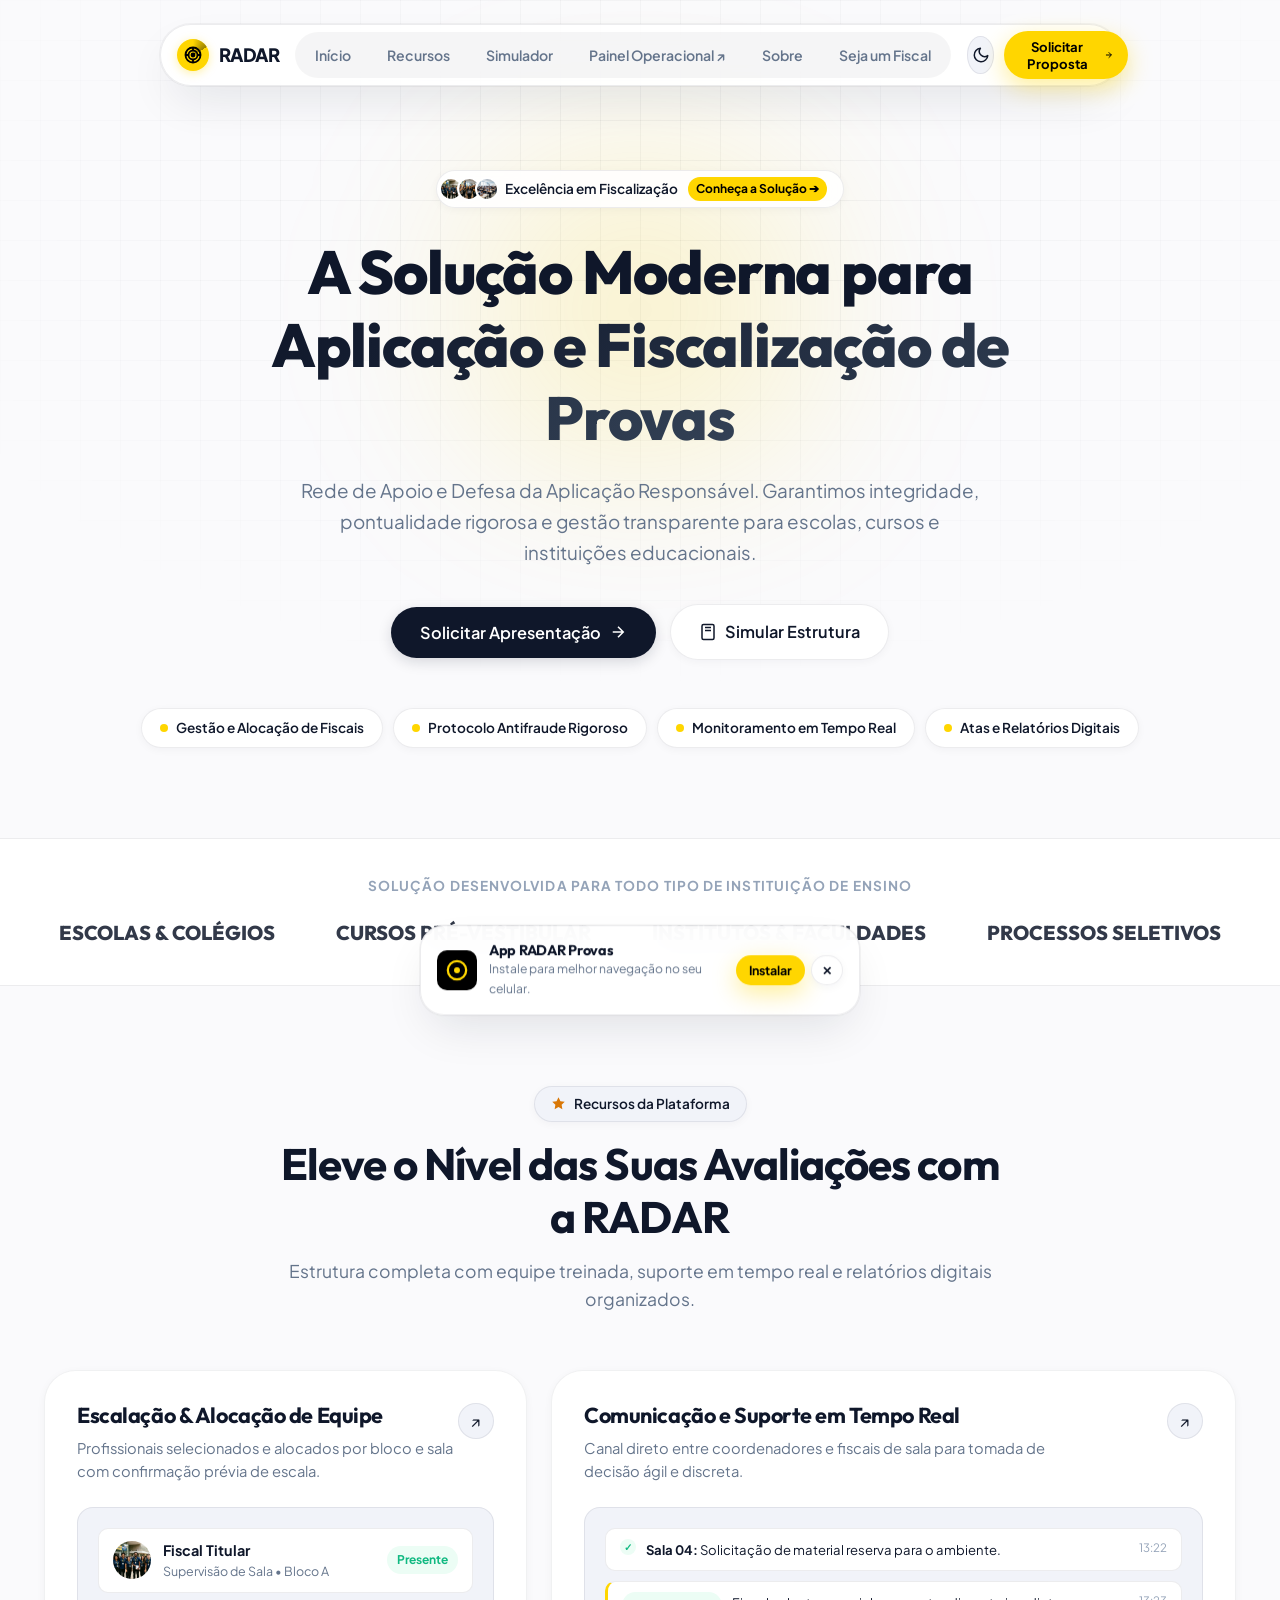
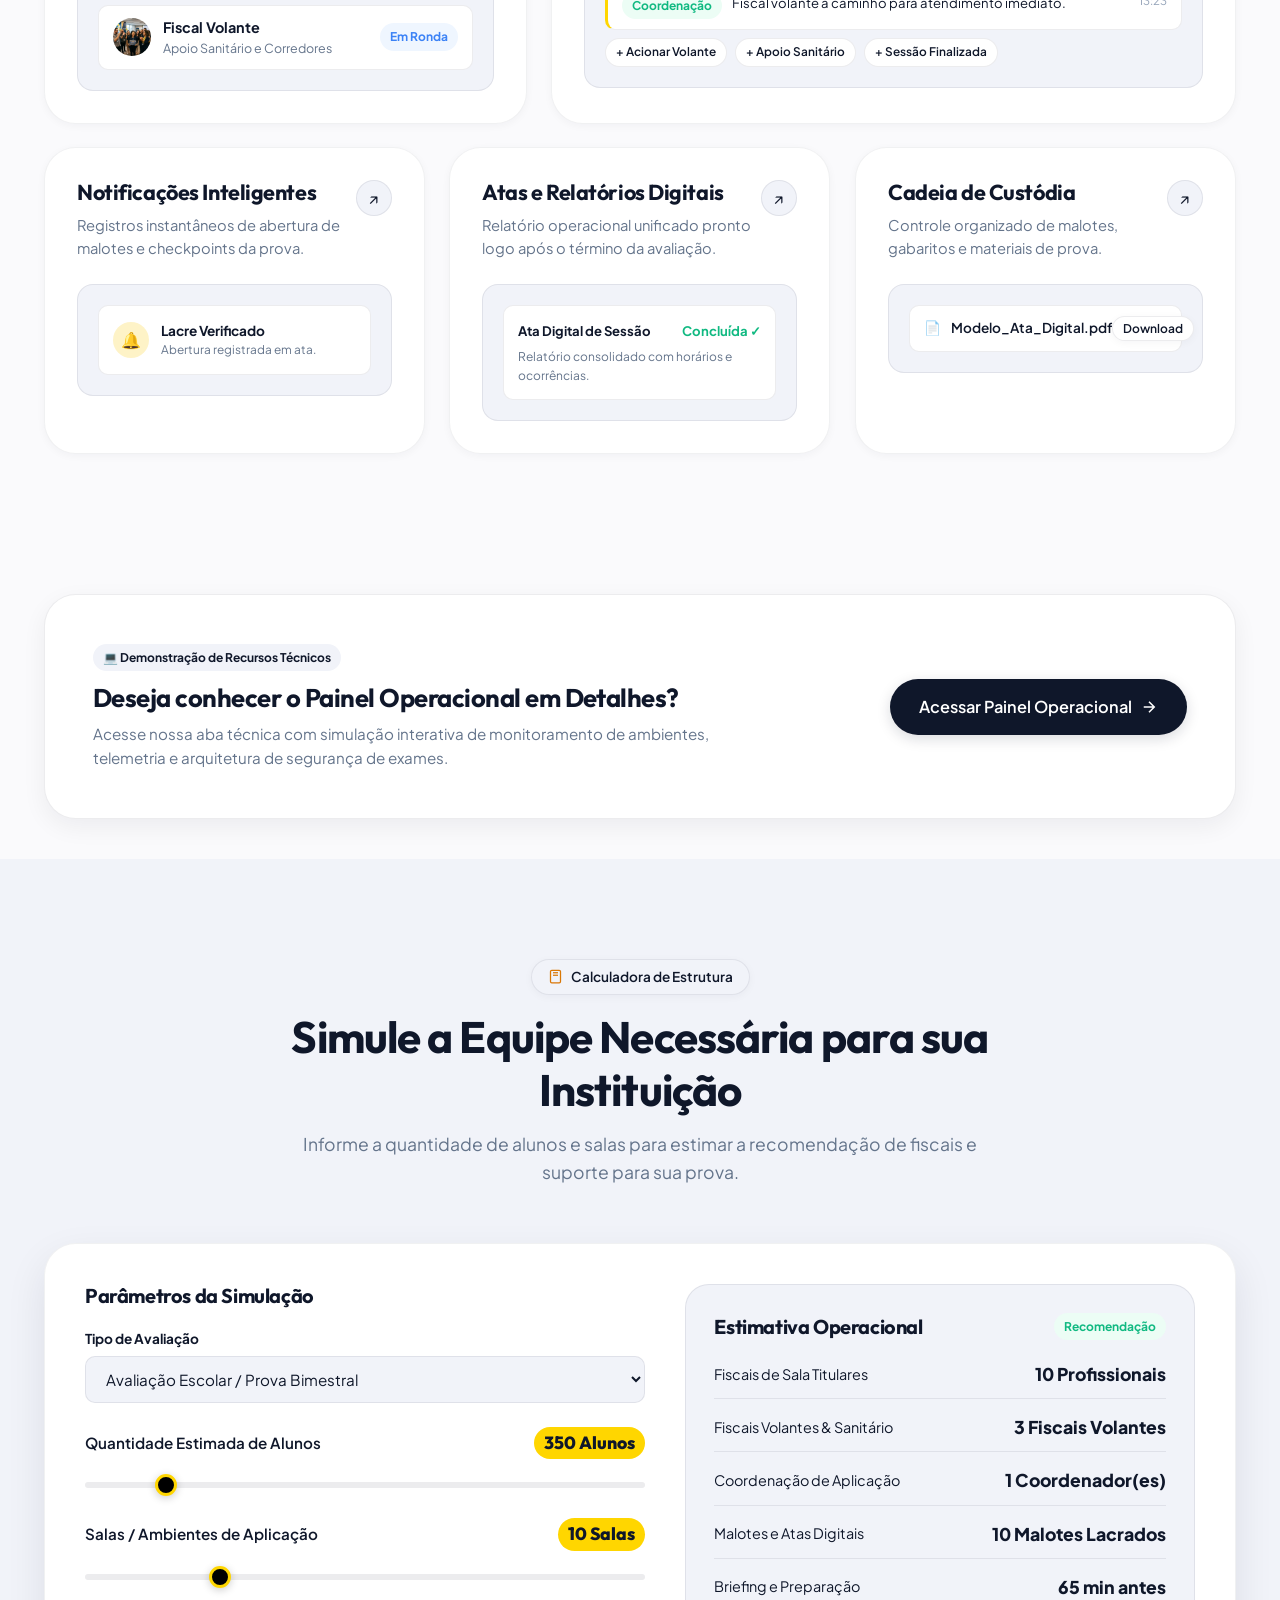
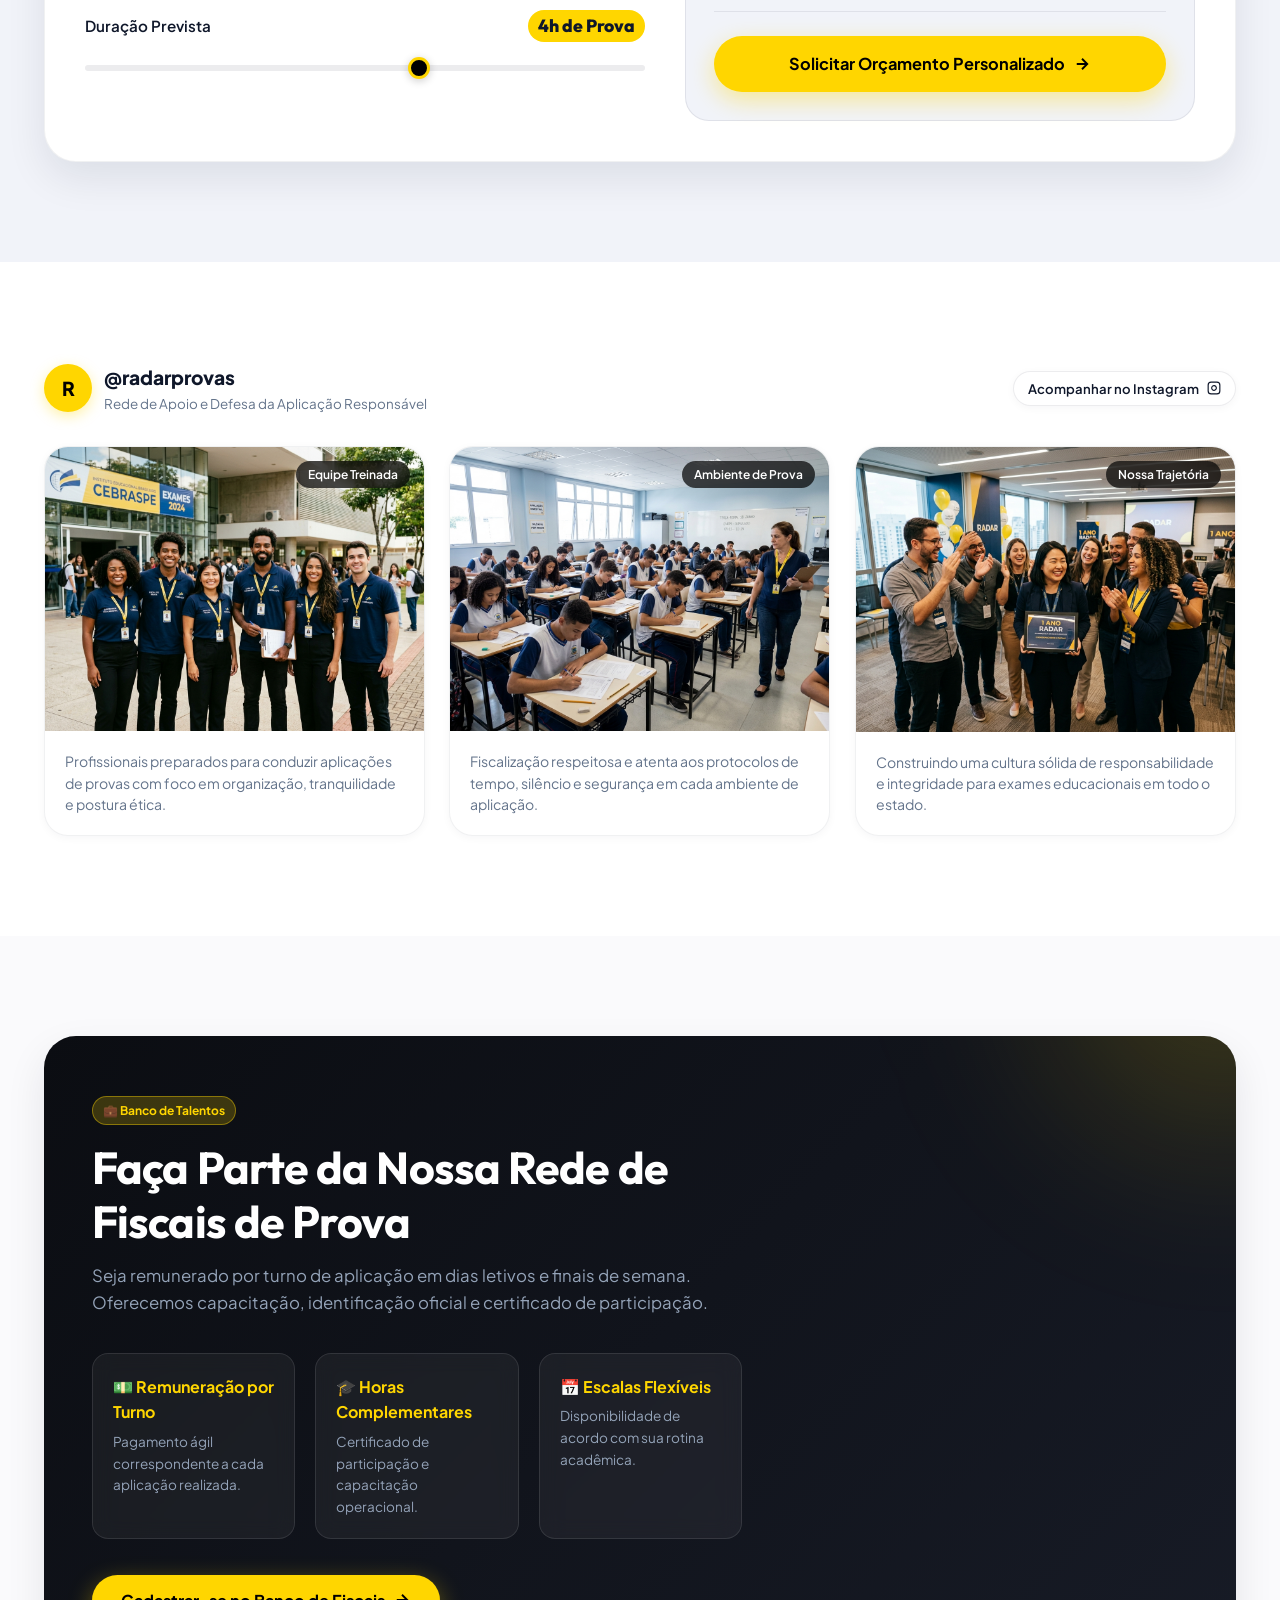
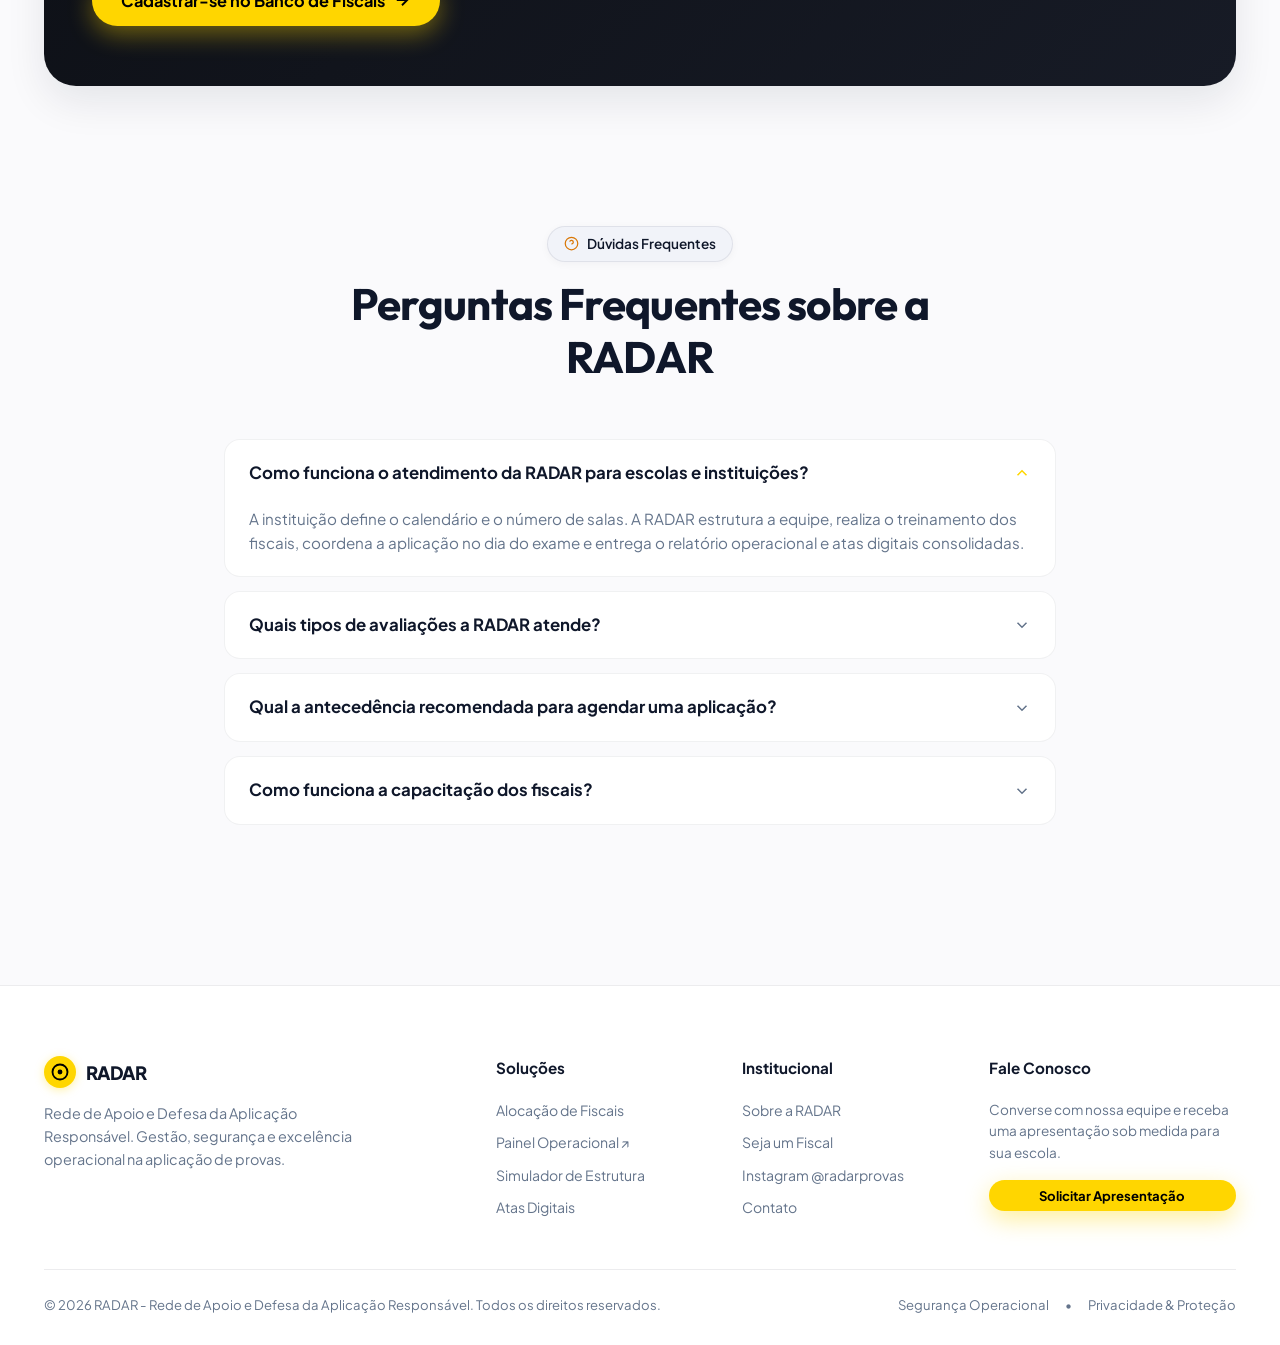
<file: index.html>
<!DOCTYPE html>
<html lang="pt-BR">
<head>
  <meta charset="UTF-8">
  <meta name="viewport" content="width=device-width, initial-scale=1.0, maximum-scale=5.0, user-scalable=yes">
  <title>RADAR - Rede de Apoio e Defesa da Aplicação Responsável | Gestão e Fiscalização de Provas</title>
  <meta name="description" content="Plataforma e serviços especializados em aplicação, fiscalização e segurança de exames para escolas, vestibulares e concursos.">

  <!-- PWA & Mobile Web App Meta Tags -->
  <link rel="manifest" href="manifest.json">
  <meta name="theme-color" content="#FFD600">
  <meta name="mobile-web-app-capable" content="yes">
  <meta name="apple-mobile-web-app-capable" content="yes">
  <meta name="apple-mobile-web-app-status-bar-style" content="black-translucent">
  <meta name="apple-mobile-web-app-title" content="RADAR Provas">
  <link rel="apple-touch-icon" href="assets/icons/icon-192.png">
  <link rel="icon" type="image/png" sizes="192x192" href="assets/icons/icon-192.png">
  <link rel="icon" type="image/png" sizes="512x512" href="assets/icons/icon-512.png">

  <!-- Google Fonts -->
  <link rel="preconnect" href="https://fonts.googleapis.com">
  <link rel="preconnect" href="https://fonts.gstatic.com" crossorigin>
  <link href="https://fonts.googleapis.com/css2?family=Outfit:wght@500;600;700;800;900&family=Plus+Jakarta+Sans:wght@400;500;600;700;800&display=swap" rel="stylesheet">

  <!-- CSS Stylesheets -->
  <link rel="stylesheet" href="css/main.css">
  <link rel="stylesheet" href="css/components.css">
  <link rel="stylesheet" href="css/animations.css">
  <link rel="stylesheet" href="css/responsive.css">
</head>
<body>

  <!-- Ambient Glow & Fine Background Grid -->
  <div class="bg-mesh-pattern"></div>
  <div class="hero-ambient-glow"></div>
  <div class="hero-radar-ring ring-1"></div>
  <div class="hero-radar-ring ring-2"></div>
  <div class="hero-radar-ring ring-3"></div>

  <!-- ----------------------------------------------------------------------- -->
  <!-- 1. FLOATING NAVBAR (Pill Navbar - Template Style)                       -->
  <!-- ----------------------------------------------------------------------- -->
  <div class="navbar-wrapper">
    <nav class="floating-navbar" aria-label="Navegação Principal">
      <a href="#inicio" class="nav-brand" title="RADAR Provas">
        <div class="brand-icon-wrapper">
          <div class="brand-radar-sweep"></div>
          <svg viewBox="0 0 24 24" fill="none" stroke="currentColor" stroke-width="2.5">
            <circle cx="12" cy="12" r="10"></circle>
            <circle cx="12" cy="12" r="6"></circle>
            <circle cx="12" cy="12" r="2" fill="currentColor"></circle>
            <line x1="12" y1="2" x2="12" y2="6"></line>
            <line x1="12" y1="18" x2="12" y2="22"></line>
            <line x1="2" y1="12" x2="6" y2="12"></line>
            <line x1="18" y1="12" x2="22" y2="12"></line>
          </svg>
        </div>
        <span>RADAR</span>
      </a>

      <div class="nav-links">
        <a href="#inicio" class="nav-item active">Início</a>
        <a href="#recursos" class="nav-item">Recursos</a>
        <a href="#simulador" class="nav-item">Simulador</a>
        <a href="operacoes.html" class="nav-item">Painel Operacional ↗</a>
        <a href="#galeria" class="nav-item">Sobre</a>
        <a href="#vagas" class="nav-item">Seja um Fiscal</a>
      </div>

      <div class="nav-actions">
        <button id="themeToggleBtn" class="btn-theme-toggle" aria-label="Alternar Modo Escuro/Claro">
          <svg width="18" height="18" viewBox="0 0 24 24" fill="none" stroke="currentColor" stroke-width="2" stroke-linecap="round" stroke-linejoin="round">
            <path d="M21 12.79A9 9 0 1 1 11.21 3 7 7 0 0 0 21 12.79z"></path>
          </svg>
        </button>
        <button class="btn btn-yellow btn-sm btn-open-proposal">
          <span>Solicitar Proposta</span>
          <svg width="14" height="14" viewBox="0 0 24 24" fill="none" stroke="currentColor" stroke-width="2.5">
            <path d="M5 12h14M12 5l7 7-7 7"/>
          </svg>
        </button>
      </div>
    </nav>
  </div>

  <!-- ----------------------------------------------------------------------- -->
  <!-- 2. HERO SECTION LIMPO (SEM BALÕES FLUTUANTES)                           -->
  <!-- ----------------------------------------------------------------------- -->
  <header id="inicio" class="hero-section">
    <div class="container">
      
      <!-- Top Badge Pill -->
      <div class="hero-pill-badge reveal-init">
        <div class="pill-avatars">
          <div class="pill-avatar" style="background-image: url('assets/images/team-proctors.jpg');"></div>
          <div class="pill-avatar" style="background-image: url('assets/images/celebration-1year.jpg');"></div>
          <div class="pill-avatar" style="background-image: url('assets/images/classroom-exam.jpg');"></div>
        </div>
        <span style="font-size: 0.85rem; font-weight: 600; color: var(--text-main);">Excelência em Fiscalização</span>
        <span class="pill-tag">Conheça a Solução ➔</span>
      </div>

      <!-- Main Headline -->
      <h1 class="hero-title reveal-init reveal-stagger-1">
        A Solução Moderna para <span class="highlight">Aplicação e Fiscalização de Provas</span>
      </h1>

      <!-- Subtitle -->
      <p class="hero-subtitle reveal-init reveal-stagger-2">
        Rede de Apoio e Defesa da Aplicação Responsável. Garantimos integridade, pontualidade rigorosa e gestão transparente para escolas, cursos e instituições educacionais.
      </p>

      <!-- CTA Buttons -->
      <div class="hero-cta-group reveal-init reveal-stagger-3">
        <button class="btn btn-primary btn-lg btn-open-proposal">
          <span>Solicitar Apresentação</span>
          <svg width="18" height="18" viewBox="0 0 24 24" fill="none" stroke="currentColor" stroke-width="2">
            <path d="M5 12h14M12 5l7 7-7 7"/>
          </svg>
        </button>
        <a href="#simulador" class="btn btn-outline btn-lg">
          <svg width="18" height="18" viewBox="0 0 24 24" fill="none" stroke="currentColor" stroke-width="2">
            <rect x="4" y="2" width="16" height="20" rx="2"></rect>
            <line x1="8" y1="6" x2="16" y2="6"></line>
            <line x1="8" y1="10" x2="16" y2="10"></line>
          </svg>
          <span>Simular Estrutura</span>
        </a>
      </div>

      <!-- Feature Badges Row -->
      <div class="hero-features-bar reveal-init reveal-stagger-4">
        <div class="feature-pill-item">
          <span class="pill-icon"></span>
          <span>Gestão e Alocação de Fiscais</span>
        </div>
        <div class="feature-pill-item">
          <span class="pill-icon"></span>
          <span>Protocolo Antifraude Rigoroso</span>
        </div>
        <div class="feature-pill-item">
          <span class="pill-icon"></span>
          <span>Monitoramento em Tempo Real</span>
        </div>
        <div class="feature-pill-item">
          <span class="pill-icon"></span>
          <span>Atas e Relatórios Digitais</span>
        </div>
      </div>

    </div>
  </header>

  <!-- ----------------------------------------------------------------------- -->
  <!-- 3. BARRA DE ATENDIMENTO & BENEFÍCIOS                                    -->
  <!-- ----------------------------------------------------------------------- -->
  <section class="section" style="padding: 36px 0; border-top: 1px solid var(--border-subtle); border-bottom: 1px solid var(--border-subtle); background: var(--bg-secondary);">
    <div class="container">
      <p style="text-align: center; font-size: 0.85rem; font-weight: 700; text-transform: uppercase; letter-spacing: 0.08em; color: var(--text-subtle); margin-bottom: 20px;">
        Solução Desenvolvida para Todo Tipo de Instituição de Ensino
      </p>
      <div style="display: flex; align-items: center; justify-content: space-around; flex-wrap: wrap; gap: 32px; opacity: 0.85;">
        <div style="font-family: 'Outfit'; font-weight: 800; font-size: 1.25rem;">ESCOLAS & COLÉGIOS</div>
        <div style="font-family: 'Outfit'; font-weight: 800; font-size: 1.25rem;">CURSOS PRÉ-VESTIBULAR</div>
        <div style="font-family: 'Outfit'; font-weight: 800; font-size: 1.25rem;">INSTITUTOS & FACULDADES</div>
        <div style="font-family: 'Outfit'; font-weight: 800; font-size: 1.25rem;">PROCESSOS SELETIVOS</div>
      </div>
    </div>
  </section>

  <!-- ----------------------------------------------------------------------- -->
  <!-- 4. BENTO GRID - RECURSOS PRINCIPAIS                                     -->
  <!-- ----------------------------------------------------------------------- -->
  <section id="recursos" class="section">
    <div class="container">
      
      <div class="section-header reveal-init">
        <div class="section-badge">
          <svg viewBox="0 0 24 24" fill="currentColor"><path d="M12 2l3.09 6.26L22 9.27l-5 4.87 1.18 6.88L12 17.77l-6.18 3.25L7 14.14 2 9.27l6.91-1.01L12 2z"/></svg>
          <span>Recursos da Plataforma</span>
        </div>
        <h2>Eleve o Nível das Suas Avaliações com a RADAR</h2>
        <p>
          Estrutura completa com equipe treinada, suporte em tempo real e relatórios digitais organizados.
        </p>
      </div>

      <div class="bento-grid">
        
        <!-- Bento Card 1: Escalação & Alocação de Fiscais (Col-5) -->
        <div class="bento-card col-5 reveal-init reveal-stagger-1">
          <div>
            <div class="bento-card-top">
              <div>
                <h3 class="bento-card-title">Escalação & Alocação de Equipe</h3>
                <p class="bento-card-desc">
                  Profissionais selecionados e alocados por bloco e sala com confirmação prévia de escala.
                </p>
              </div>
              <div class="bento-card-arrow">↗</div>
            </div>

            <!-- Interactive Preview Widget -->
            <div class="bento-interactive-preview">
              <div class="proctor-schedule-preview">
                <div class="proctor-row-card">
                  <div class="proctor-avatar-info">
                    <div class="proctor-avatar-img" style="background-image: url('assets/images/team-proctors.jpg');"></div>
                    <div>
                      <div class="proctor-name">Fiscal Titular</div>
                      <div class="proctor-role-room">Supervisão de Sala • Bloco A</div>
                    </div>
                  </div>
                  <span class="status-badge confirmed">Presente</span>
                </div>

                <div class="proctor-row-card">
                  <div class="proctor-avatar-info">
                    <div class="proctor-avatar-img" style="background-image: url('assets/images/celebration-1year.jpg');"></div>
                    <div>
                      <div class="proctor-name">Fiscal Volante</div>
                      <div class="proctor-role-room">Apoio Sanitário e Corredores</div>
                    </div>
                  </div>
                  <span class="status-badge ongoing">Em Ronda</span>
                </div>
              </div>
            </div>
          </div>
        </div>

        <!-- Bento Card 2: Comunicação & Ocorrências em Tempo Real (Col-7) -->
        <div class="bento-card col-7 reveal-init reveal-stagger-2">
          <div>
            <div class="bento-card-top">
              <div>
                <h3 class="bento-card-title">Comunicação e Suporte em Tempo Real</h3>
                <p class="bento-card-desc">
                  Canal direto entre coordenadores e fiscais de sala para tomada de decisão ágil e discreta.
                </p>
              </div>
              <div class="bento-card-arrow">↗</div>
            </div>

            <!-- Interactive Preview Widget -->
            <div class="bento-interactive-preview">
              <div class="chat-stream-preview">
                <div class="chat-bubble-item">
                  <div class="check-dot">✓</div>
                  <div class="chat-bubble-text"><strong>Sala 04:</strong> Solicitação de material reserva para o ambiente.</div>
                  <span class="chat-bubble-time">13:22</span>
                </div>
                <div class="chat-bubble-item" style="border-left: 3px solid var(--radar-yellow);">
                  <div class="status-badge confirmed">Coordenação</div>
                  <div class="chat-bubble-text">Fiscal volante a caminho para atendimento imediato.</div>
                  <span class="chat-bubble-time">13:23</span>
                </div>
              </div>

              <!-- Fast Action Triggers -->
              <div class="chat-quick-actions">
                <span class="quick-action-pill">+ Acionar Volante</span>
                <span class="quick-action-pill">+ Apoio Sanitário</span>
                <span class="quick-action-pill">+ Sessão Finalizada</span>
              </div>
            </div>
          </div>
        </div>

        <!-- Bento Card 3: Notificações Inteligentes (Col-4) -->
        <div class="bento-card col-4 reveal-init reveal-stagger-1">
          <div>
            <div class="bento-card-top">
              <div>
                <h3 class="bento-card-title">Notificações Inteligentes</h3>
                <p class="bento-card-desc">
                  Registros instantâneos de abertura de malotes e checkpoints da prova.
                </p>
              </div>
              <div class="bento-card-arrow">↗</div>
            </div>

            <div class="bento-interactive-preview">
              <div class="notification-card-mock">
                <div class="notif-left">
                  <div class="notif-icon-badge">🔔</div>
                  <div>
                    <div style="font-weight: 700; font-size: 0.85rem; color: var(--text-main);">Lacre Verificado</div>
                    <div style="font-size: 0.74rem; color: var(--text-muted);">Abertura registrada em ata.</div>
                  </div>
                </div>
              </div>
            </div>
          </div>
        </div>

        <!-- Bento Card 4: Atas Digitais (Col-4) -->
        <div class="bento-card col-4 reveal-init reveal-stagger-2">
          <div>
            <div class="bento-card-top">
              <div>
                <h3 class="bento-card-title">Atas e Relatórios Digitais</h3>
                <p class="bento-card-desc">
                  Relatório operacional unificado pronto logo após o término da avaliação.
                </p>
              </div>
              <div class="bento-card-arrow">↗</div>
            </div>

            <div class="bento-interactive-preview">
              <div style="background: var(--bg-secondary); padding: 14px; border-radius: var(--radius-sm); border: 1px solid var(--border-subtle);">
                <div style="display: flex; justify-content: space-between; font-size: 0.82rem; font-weight: 700; margin-bottom: 6px;">
                  <span>Ata Digital de Sessão</span>
                  <span style="color: var(--status-green);">Concluída ✓</span>
                </div>
                <div style="font-size: 0.75rem; color: var(--text-muted);">
                  Relatório consolidado com horários e ocorrências.
                </div>
              </div>
            </div>
          </div>
        </div>

        <!-- Bento Card 5: Cadeia de Custódia (Col-4) -->
        <div class="bento-card col-4 reveal-init reveal-stagger-3">
          <div>
            <div class="bento-card-top">
              <div>
                <h3 class="bento-card-title">Cadeia de Custódia</h3>
                <p class="bento-card-desc">
                  Controle organizado de malotes, gabaritos e materiais de prova.
                </p>
              </div>
              <div class="bento-card-arrow">↗</div>
            </div>

            <div class="bento-interactive-preview">
              <div class="document-custody-preview">
                <div class="doc-upload-item">
                  <div class="doc-info">
                    <span class="doc-pdf-icon">📄</span>
                    <span>Modelo_Ata_Digital.pdf</span>
                  </div>
                  <button class="btn btn-outline btn-sm doc-action-btn" style="padding: 4px 10px; font-size: 0.75rem;">Download</button>
                </div>
              </div>
            </div>
          </div>
        </div>

      </div>
    </div>
  </section>

  <!-- ----------------------------------------------------------------------- -->
  <!-- 5. BANNER DE ACESSO AO PAINEL OPERACIONAL TÉCNICO (ABA SEPARADA)        -->
  <!-- ----------------------------------------------------------------------- -->
  <section class="section" style="padding: 40px 0;">
    <div class="container">
      <div style="background: var(--bg-secondary); border: 1px solid var(--border-subtle); border-radius: var(--radius-xl); padding: 48px; display: flex; align-items: center; justify-content: space-between; flex-wrap: wrap; gap: 24px; box-shadow: var(--shadow-md);">
        <div style="max-width: 620px;">
          <div class="status-badge" style="background: var(--bg-tertiary); color: var(--text-main); margin-bottom: 12px;">
            💻 Demonstração de Recursos Técnicos
          </div>
          <h3 style="font-size: 1.6rem; margin-bottom: 8px;">Deseja conhecer o Painel Operacional em Detalhes?</h3>
          <p style="color: var(--text-muted); font-size: 0.95rem;">
            Acesse nossa aba técnica com simulação interativa de monitoramento de ambientes, telemetria e arquitetura de segurança de exames.
          </p>
        </div>
        <div>
          <a href="operacoes.html" class="btn btn-primary btn-lg">
            <span>Acessar Painel Operacional</span>
            <svg width="18" height="18" viewBox="0 0 24 24" fill="none" stroke="currentColor" stroke-width="2"><path d="M5 12h14M12 5l7 7-7 7"/></svg>
          </a>
        </div>
      </div>
    </div>
  </section>

  <!-- ----------------------------------------------------------------------- -->
  <!-- 6. SIMULADOR & DIMENSIONADOR PARA ESCOLAS                               -->
  <!-- ----------------------------------------------------------------------- -->
  <section id="simulador" class="section" style="background: var(--bg-tertiary);">
    <div class="container">
      <div class="section-header reveal-init">
        <div class="section-badge">
          <svg viewBox="0 0 24 24" fill="none" stroke="currentColor" stroke-width="2"><rect x="4" y="2" width="16" height="20" rx="2"></rect><line x1="8" y1="6" x2="16" y2="6"></line><line x1="8" y1="10" x2="16" y2="10"></line></svg>
          <span>Calculadora de Estrutura</span>
        </div>
        <h2>Simule a Equipe Necessária para sua Instituição</h2>
        <p>
          Informe a quantidade de alunos e salas para estimar a recomendação de fiscais e suporte para sua prova.
        </p>
      </div>

      <div class="calculator-card reveal-init">
        
        <!-- Controles -->
        <div>
          <h3 style="font-size: 1.25rem; margin-bottom: 20px;">Parâmetros da Simulação</h3>

          <div class="calc-control-group">
            <label class="form-label" for="calcExamType">Tipo de Avaliação</label>
            <select id="calcExamType" class="form-select">
              <option value="school">Avaliação Escolar / Prova Bimestral</option>
              <option value="enem">Simulado Modelo ENEM / Vestibular</option>
              <option value="contest">Processo Seletivo / Concurso</option>
              <option value="olympiad">Avaliação Diagnóstica</option>
            </select>
          </div>

          <div class="calc-control-group">
            <div class="calc-label-row">
              <label for="calcStudents">Quantidade Estimada de Alunos</label>
              <span id="calcStudentsVal" class="calc-value-badge">350 Alunos</span>
            </div>
            <input type="range" id="calcStudents" class="calc-slider" min="30" max="2500" step="10" value="350">
          </div>

          <div class="calc-control-group">
            <div class="calc-label-row">
              <label for="calcRooms">Salas / Ambientes de Aplicação</label>
              <span id="calcRoomsVal" class="calc-value-badge">10 Salas</span>
            </div>
            <input type="range" id="calcRooms" class="calc-slider" min="1" max="40" step="1" value="10">
          </div>

          <div class="calc-control-group">
            <div class="calc-label-row">
              <label for="calcHours">Duração Prevista</label>
              <span id="calcHoursVal" class="calc-value-badge">4.0h de Prova</span>
            </div>
            <input type="range" id="calcHours" class="calc-slider" min="1" max="6" step="0.5" value="4">
          </div>
        </div>

        <!-- Resultados Calculados -->
        <div class="calc-results-panel">
          <div>
            <div style="display: flex; justify-content: space-between; align-items: center; margin-bottom: 20px;">
              <h3 style="font-size: 1.25rem;">Estimativa Operacional</h3>
              <span class="status-badge confirmed">Recomendação</span>
            </div>

            <div class="calc-results-list">
              <div class="calc-result-row">
                <span>Fiscais de Sala Titulares</span>
                <span id="outRoomProctors" class="calc-result-val">10 Profissionais</span>
              </div>
              <div class="calc-result-row">
                <span>Fiscais Volantes & Sanitário</span>
                <span id="outRovingProctors" class="calc-result-val">3 Fiscais</span>
              </div>
              <div class="calc-result-row">
                <span>Coordenação de Aplicação</span>
                <span id="outCoordinators" class="calc-result-val">1 Coordenador</span>
              </div>
              <div class="calc-result-row">
                <span>Malotes e Atas Digitais</span>
                <span id="outSecurityPacks" class="calc-result-val">10 Malotes</span>
              </div>
              <div class="calc-result-row">
                <span>Briefing e Preparação</span>
                <span id="outSetupTime" class="calc-result-val">65 min antes</span>
              </div>
            </div>
          </div>

          <div>
            <a id="btnExportWhatsapp" href="#" target="_blank" class="btn btn-yellow btn-lg" style="width: 100%;">
              <span>Solicitar Orçamento Personalizado</span>
              <svg width="18" height="18" viewBox="0 0 24 24" fill="none" stroke="currentColor" stroke-width="2.5"><path d="M5 12h14M12 5l7 7-7 7"/></svg>
            </a>
          </div>

        </div>

      </div>
    </div>
  </section>

  <!-- ----------------------------------------------------------------------- -->
  <!-- 7. GALERIA INSTITUCIONAL & MARCA (@radarprovas)                         -->
  <!-- ----------------------------------------------------------------------- -->
  <section id="galeria" class="section" style="background: var(--bg-secondary);">
    <div class="container">
      
      <div class="instagram-showcase-header reveal-init">
        <div class="instagram-handle-badge">
          <div class="instagram-avatar">R</div>
          <div>
            <div style="font-weight: 800; font-size: 1.2rem; color: var(--text-main);">@radarprovas</div>
            <div style="font-size: 0.84rem; color: var(--text-muted);">Rede de Apoio e Defesa da Aplicação Responsável</div>
          </div>
        </div>

        <a href="https://instagram.com/radarprovas" target="_blank" class="btn btn-outline btn-sm">
          <span>Acompanhar no Instagram</span>
          <svg width="14" height="14" viewBox="0 0 24 24" fill="none" stroke="currentColor" stroke-width="2"><rect x="2" y="2" width="20" height="20" rx="5" ry="5"></rect><path d="M16 11.37A4 4 0 1 1 12.63 8 4 4 0 0 1 16 11.37z"></path><line x1="17.5" y1="6.5" x2="17.51" y2="6.5"></line></svg>
        </a>
      </div>

      <div class="gallery-grid">
        
        <!-- Post 1 -->
        <div class="gallery-card reveal-init reveal-stagger-1">
          <div class="gallery-img-wrapper">
            <img src="assets/images/team-proctors.jpg" alt="Equipe de Fiscais RADAR">
            <div class="gallery-overlay-badge">
              <span>Equipe Treinada</span>
            </div>
          </div>
          <div class="gallery-card-content">
            <p class="gallery-caption">
              Profissionais preparados para conduzir aplicações de provas com foco em organização, tranquilidade e postura ética.
            </p>
          </div>
        </div>

        <!-- Post 2 -->
        <div class="gallery-card reveal-init reveal-stagger-2">
          <div class="gallery-img-wrapper">
            <img src="assets/images/classroom-exam.jpg" alt="Ambiente de Prova Supervisionado">
            <div class="gallery-overlay-badge">
              <span>Ambiente de Prova</span>
            </div>
          </div>
          <div class="gallery-card-content">
            <p class="gallery-caption">
              Fiscalização respeitosa e atenta aos protocolos de tempo, silêncio e segurança em cada ambiente de aplicação.
            </p>
          </div>
        </div>

        <!-- Post 3 -->
        <div class="gallery-card reveal-init reveal-stagger-3">
          <div class="gallery-img-wrapper">
            <img src="assets/images/celebration-1year.jpg" alt="Trajetória e Compromisso RADAR">
            <div class="gallery-overlay-badge">
              <span>Nossa Trajetória</span>
            </div>
          </div>
          <div class="gallery-card-content">
            <p class="gallery-caption">
              Construindo uma cultura sólida de responsabilidade e integridade para exames educacionais em todo o estado.
            </p>
          </div>
        </div>

      </div>
    </div>
  </section>

  <!-- ----------------------------------------------------------------------- -->
  <!-- 8. SEJA UM FISCAL RADAR                                                 -->
  <!-- ----------------------------------------------------------------------- -->
  <section id="vagas" class="section">
    <div class="container">
      
      <div class="proctor-hiring-banner reveal-scale">
        <div class="proctor-hiring-glow"></div>
        
        <div style="max-width: 650px; position: relative; z-index: 1;">
          <div class="status-badge" style="background: rgba(255, 214, 0, 0.2); color: var(--radar-yellow); border: 1px solid rgba(255, 214, 0, 0.4); margin-bottom: 16px;">
            💼 Banco de Talentos
          </div>
          <h2 style="color: #FFFFFF; font-size: clamp(2rem, 4vw, 2.8rem); margin-bottom: 14px;">
            Faça Parte da Nossa Rede de Fiscais de Prova
          </h2>
          <p style="color: #94A3B8; font-size: 1.05rem;">
            Seja remunerado por turno de aplicação em dias letivos e finais de semana. Oferecemos capacitação, identificação oficial e certificado de participação.
          </p>

          <div class="hiring-perks-grid">
            <div class="hiring-perk-card">
              <div class="hiring-perk-title">💵 Remuneração por Turno</div>
              <div class="hiring-perk-desc">Pagamento ágil correspondente a cada aplicação realizada.</div>
            </div>
            <div class="hiring-perk-card">
              <div class="hiring-perk-title">🎓 Horas Complementares</div>
              <div class="hiring-perk-desc">Certificado de participação e capacitação operacional.</div>
            </div>
            <div class="hiring-perk-card">
              <div class="hiring-perk-title">📅 Escalas Flexíveis</div>
              <div class="hiring-perk-desc">Disponibilidade de acordo com sua rotina acadêmica.</div>
            </div>
          </div>

          <button class="btn btn-yellow btn-lg btn-open-proctor">
            <span>Cadastrar-se no Banco de Fiscais</span>
            <svg width="18" height="18" viewBox="0 0 24 24" fill="none" stroke="currentColor" stroke-width="2.5"><path d="M5 12h14M12 5l7 7-7 7"/></svg>
          </button>
        </div>

      </div>

    </div>
  </section>

  <!-- ----------------------------------------------------------------------- -->
  <!-- 9. FAQ ACCORDION                                                        -->
  <!-- ----------------------------------------------------------------------- -->
  <section class="section" style="padding-top: 40px;">
    <div class="container container-narrow">
      
      <div class="section-header reveal-init">
        <div class="section-badge">
          <svg viewBox="0 0 24 24" fill="none" stroke="currentColor" stroke-width="2"><circle cx="12" cy="12" r="10"></circle><path d="M9.09 9a3 3 0 0 1 5.83 1c0 2-3 3-3 3"></path><line x1="12" y1="17" x2="12.01" y2="17"></line></svg>
          <span>Dúvidas Frequentes</span>
        </div>
        <h2>Perguntas Frequentes sobre a RADAR</h2>
      </div>

      <div class="faq-accordion reveal-init">
        
        <div class="faq-item open">
          <div class="faq-question">
            <span>Como funciona o atendimento da RADAR para escolas e instituições?</span>
            <svg width="18" height="18" viewBox="0 0 24 24" fill="none" stroke="currentColor" stroke-width="2"><polyline points="6 9 12 15 18 9"></polyline></svg>
          </div>
          <div class="faq-answer">
            <p>
              A instituição define o calendário e o número de salas. A RADAR estrutura a equipe, realiza o treinamento dos fiscais, coordena a aplicação no dia do exame e entrega o relatório operacional e atas digitais consolidadas.
            </p>
          </div>
        </div>

        <div class="faq-item">
          <div class="faq-question">
            <span>Quais tipos de avaliações a RADAR atende?</span>
            <svg width="18" height="18" viewBox="0 0 24 24" fill="none" stroke="currentColor" stroke-width="2"><polyline points="6 9 12 15 18 9"></polyline></svg>
          </div>
          <div class="faq-answer">
            <p>
              Atendemos simulados de vestibulares/ENEM, provas bimestrais, olimpíadas de conhecimento, processos seletivos internos e concursos públicos.
            </p>
          </div>
        </div>

        <div class="faq-item">
          <div class="faq-question">
            <span>Qual a antecedência recomendada para agendar uma aplicação?</span>
            <svg width="18" height="18" viewBox="0 0 24 24" fill="none" stroke="currentColor" stroke-width="2"><polyline points="6 9 12 15 18 9"></polyline></svg>
          </div>
          <div class="faq-answer">
            <p>
              Recomendamos a confirmação da escala com antecedência para que a equipe seja dimensionada e instruída adequadamente conforme os requisitos de cada instituição.
            </p>
          </div>
        </div>

        <div class="faq-item">
          <div class="faq-question">
            <span>Como funciona a capacitação dos fiscais?</span>
            <svg width="18" height="18" viewBox="0 0 24 24" fill="none" stroke="currentColor" stroke-width="2"><polyline points="6 9 12 15 18 9"></polyline></svg>
          </div>
          <div class="faq-answer">
            <p>
              Todos os fiscais passam por instruções detalhadas sobre pontualidade, conduta ética em sala, apoio a alunos e protocolos de segurança e registro de atas.
            </p>
          </div>
        </div>

      </div>

    </div>
  </section>

  <!-- ----------------------------------------------------------------------- -->
  <!-- 10. FOOTER                                                              -->
  <!-- ----------------------------------------------------------------------- -->
  <footer class="footer">
    <div class="container">
      
      <div class="footer-grid">
        <div>
          <a href="#inicio" class="nav-brand">
            <div class="brand-icon-wrapper">
              <svg viewBox="0 0 24 24" fill="none" stroke="currentColor" stroke-width="2.5"><circle cx="12" cy="12" r="10"></circle><circle cx="12" cy="12" r="2" fill="currentColor"></circle></svg>
            </div>
            <span>RADAR</span>
          </a>
          <p class="footer-brand-bio">
            Rede de Apoio e Defesa da Aplicação Responsável. Gestão, segurança e excelência operacional na aplicação de provas.
          </p>
        </div>

        <div>
          <div class="footer-heading">Soluções</div>
          <div class="footer-links">
            <a href="#recursos" class="footer-link">Alocação de Fiscais</a>
            <a href="operacoes.html" class="footer-link">Painel Operacional ↗</a>
            <a href="#simulador" class="footer-link">Simulador de Estrutura</a>
            <a href="#recursos" class="footer-link">Atas Digitais</a>
          </div>
        </div>

        <div>
          <div class="footer-heading">Institucional</div>
          <div class="footer-links">
            <a href="#galeria" class="footer-link">Sobre a RADAR</a>
            <a href="#vagas" class="footer-link">Seja um Fiscal</a>
            <a href="https://instagram.com/radarprovas" target="_blank" class="footer-link">Instagram @radarprovas</a>
            <a href="#" class="footer-link btn-open-proposal">Contato</a>
          </div>
        </div>

        <div>
          <div class="footer-heading">Fale Conosco</div>
          <p style="font-size: 0.85rem; color: var(--text-muted); margin-bottom: 16px;">
            Converse com nossa equipe e receba uma apresentação sob medida para sua escola.
          </p>
          <button class="btn btn-yellow btn-sm btn-open-proposal" style="width: 100%;">
            <span>Solicitar Apresentação</span>
          </button>
        </div>
      </div>

      <div class="footer-bottom">
        <div>© 2026 RADAR - Rede de Apoio e Defesa da Aplicação Responsável. Todos os direitos reservados.</div>
        <div style="display: flex; gap: 16px;">
          <span>Segurança Operacional</span>
          <span>•</span>
          <span>Privacidade & Proteção</span>
        </div>
      </div>

    </div>
  </footer>

  <!-- ----------------------------------------------------------------------- -->
  <!-- BANNER DE INSTALAÇÃO PWA (MOBILE)                                      -->
  <!-- ----------------------------------------------------------------------- -->
  <div id="pwaInstallBanner" class="pwa-install-banner">
    <div class="pwa-banner-info">
      <div class="pwa-banner-icon">
        <svg viewBox="0 0 24 24" width="22" height="22" fill="none" stroke="#FFD600" stroke-width="2.5">
          <circle cx="12" cy="12" r="10"></circle>
          <circle cx="12" cy="12" r="2" fill="#FFD600"></circle>
        </svg>
      </div>
      <div class="pwa-banner-text">
        <h5>App RADAR Provas</h5>
        <p>Instale para melhor navegação no seu celular.</p>
      </div>
    </div>
    <div style="display: flex; gap: 6px;">
      <button id="btnInstallPwa" class="btn btn-yellow btn-sm" style="padding: 6px 12px; font-size: 0.78rem;">Instalar</button>
      <button id="btnDismissPwa" class="btn btn-outline btn-sm" style="padding: 6px 10px; font-size: 0.78rem;">✕</button>
    </div>
  </div>

  <!-- ----------------------------------------------------------------------- -->
  <!-- MODAIS (PROPOSTA & RECRUTAMENTO DE FISCAL)                              -->
  <!-- ----------------------------------------------------------------------- -->
  
  <!-- Modal 1: Solicitar Apresentação / Proposta -->
  <div id="proposalModal" class="modal-overlay">
    <div class="modal-box">
      <button class="modal-close-btn" aria-label="Fechar">✕</button>
      <div style="margin-bottom: 24px;">
        <span class="status-badge confirmed" style="margin-bottom: 8px;">Contato Institucional</span>
        <h3 style="font-size: 1.4rem;">Solicite a Equipe RADAR</h3>
        <p style="font-size: 0.88rem; color: var(--text-muted);">Preencha os dados abaixo para receber uma apresentação personalizada.</p>
      </div>

      <form id="proposalForm">
        <div class="form-group">
          <label class="form-label" for="propInstitution">Nome da Instituição / Escola</label>
          <input type="text" id="propInstitution" class="form-input" placeholder="Ex: Nome da sua escola ou curso..." required>
        </div>

        <div class="form-group">
          <label class="form-label" for="propContactName">Seu Nome e Cargo</label>
          <input type="text" id="propContactName" class="form-input" placeholder="Ex: Coordenador(a) Pedagógico(a)" required>
        </div>

        <div class="form-group">
          <label class="form-label" for="propPhone">WhatsApp / Telefone</label>
          <input type="tel" id="propPhone" class="form-input" placeholder="(84) 99999-9999" required>
        </div>

        <div class="form-group">
          <label class="form-label" for="propExamType">Tipo de Avaliação e Período</label>
          <input type="text" id="propExamType" class="form-input" placeholder="Ex: Simulado ENEM / Avaliação Trimestral" required>
        </div>

        <div class="form-group">
          <label class="form-label" for="propNotes">Observações</label>
          <textarea id="propNotes" class="form-textarea" rows="3" placeholder="Informações adicionais sobre salas, turnos ou necessidades..."></textarea>
        </div>

        <button type="submit" class="btn btn-yellow btn-lg" style="width: 100%;">
          <span>Enviar e Falar com a Coordenação</span>
        </button>
      </form>
    </div>
  </div>

  <!-- Modal 2: Cadastro de Fiscal -->
  <div id="proctorModal" class="modal-overlay">
    <div class="modal-box">
      <button class="modal-close-btn" aria-label="Fechar">✕</button>
      <div style="margin-bottom: 24px;">
        <span class="status-badge" style="background: rgba(255, 214, 0, 0.2); color: #000; margin-bottom: 8px;">Banco de Fiscais</span>
        <h3 style="font-size: 1.4rem;">Quero ser Fiscal RADAR</h3>
        <p style="font-size: 0.88rem; color: var(--text-muted);">Cadastre-se para participar das próximas seleções e capacitações.</p>
      </div>

      <form id="proctorForm">
        <div class="form-group">
          <label class="form-label" for="fiscName">Nome Completo</label>
          <input type="text" id="fiscName" class="form-input" placeholder="Seu nome completo" required>
        </div>

        <div class="form-group">
          <label class="form-label" for="fiscCity">Cidade / Bairro</label>
          <input type="text" id="fiscCity" class="form-input" placeholder="Ex: Sua cidade / bairro" required>
        </div>

        <div class="form-group">
          <label class="form-label" for="fiscPhone">WhatsApp para Convocação</label>
          <input type="tel" id="fiscPhone" class="form-input" placeholder="(84) 99999-9999" required>
        </div>

        <div class="form-group">
          <label class="form-label" for="fiscCourse">Formação / Curso</label>
          <input type="text" id="fiscCourse" class="form-input" placeholder="Ex: Curso universitário ou formação" required>
        </div>

        <button type="submit" class="btn btn-yellow btn-lg" style="width: 100%;">
          <span>Confirmar Pré-Cadastro</span>
        </button>
      </form>
    </div>
  </div>

  <!-- Live Toast Container -->
  <div id="toastContainer" class="toast-container"></div>

  <!-- Scripts -->
  <script src="js/animations.js"></script>
  <script src="js/simulator.js"></script>
  <script src="js/modal.js"></script>
  <script src="js/app.js"></script>
</body>
</html>
</file>
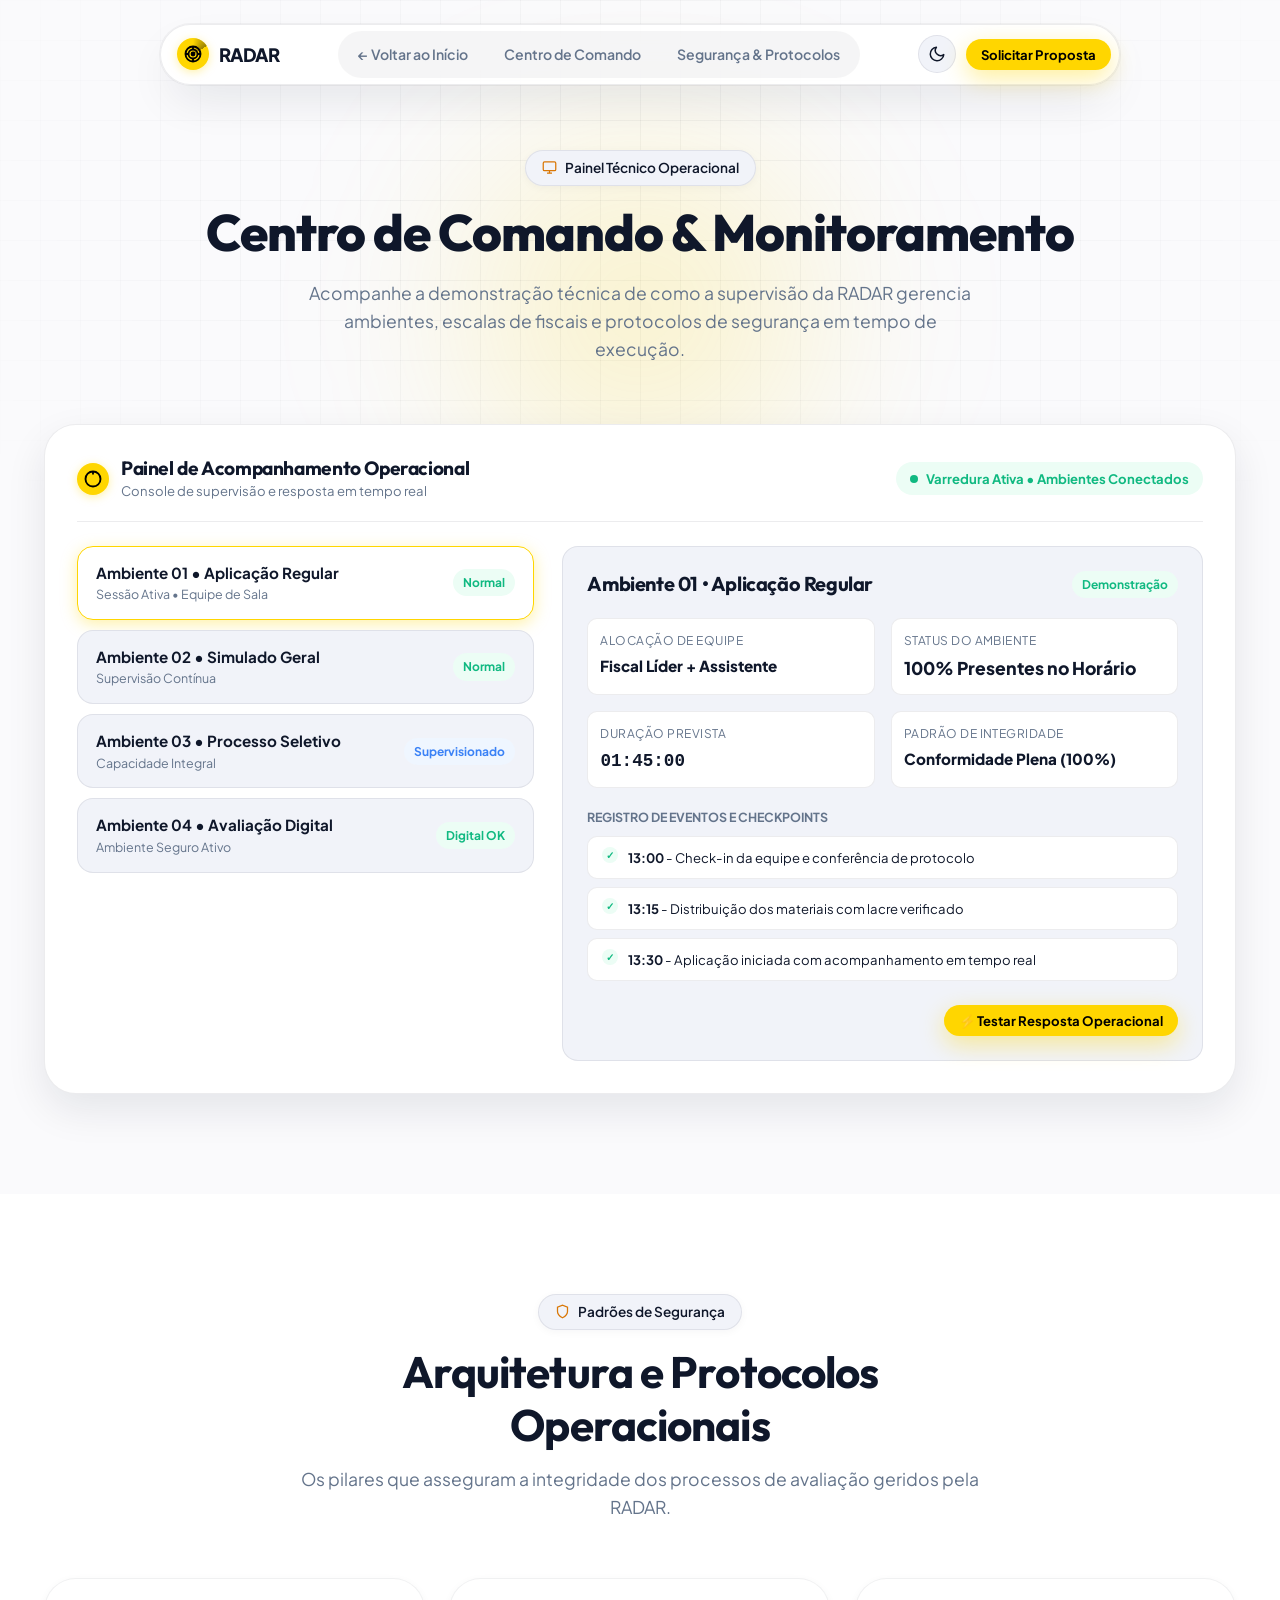
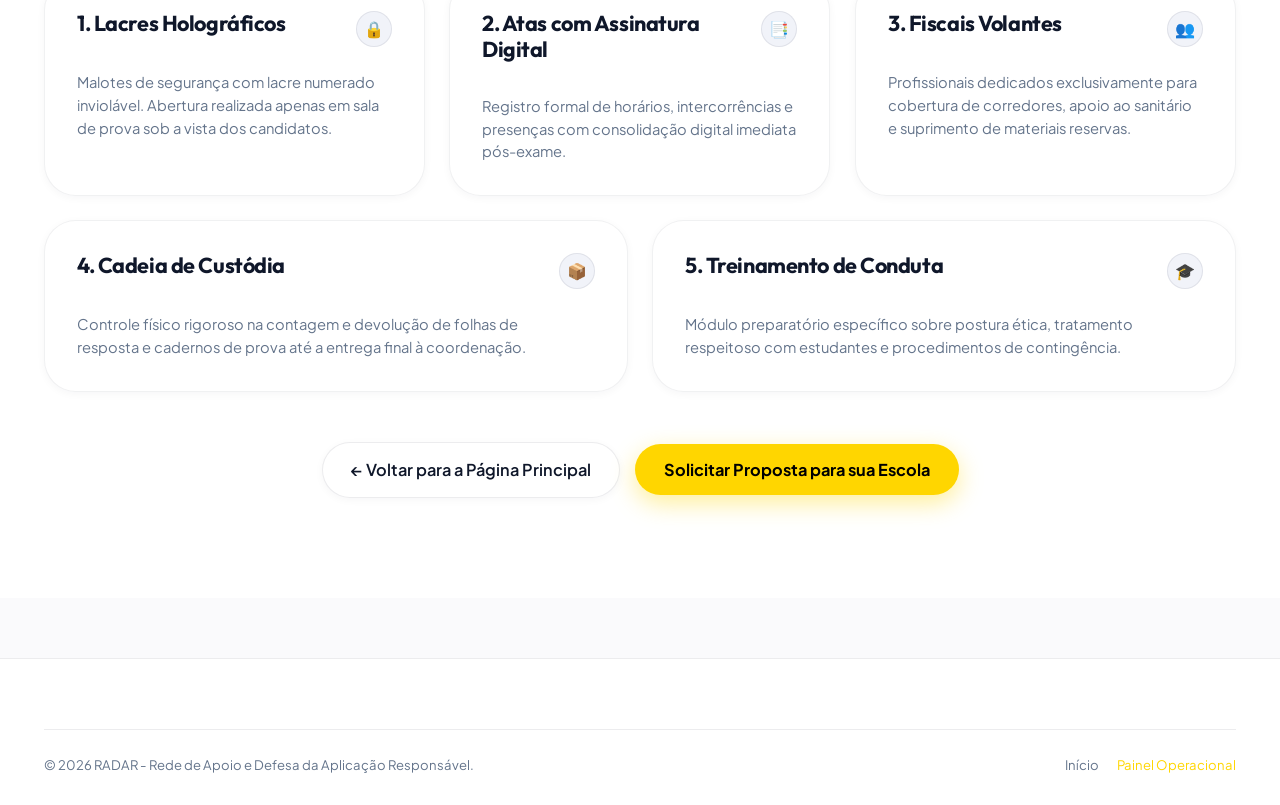
<file: operacoes.html>
<!DOCTYPE html>
<html lang="pt-BR">
<head>
  <meta charset="UTF-8">
  <meta name="viewport" content="width=device-width, initial-scale=1.0, maximum-scale=5.0, user-scalable=yes">
  <title>RADAR • Plataforma Operacional & Centro de Comando</title>
  <meta name="description" content="Demonstração técnica da plataforma operacional, monitoramento de ambientes e protocolos de segurança da RADAR.">

  <!-- PWA & Mobile Web App Meta Tags -->
  <link rel="manifest" href="manifest.json">
  <meta name="theme-color" content="#FFD600">
  <meta name="mobile-web-app-capable" content="yes">
  <meta name="apple-mobile-web-app-capable" content="yes">
  <meta name="apple-mobile-web-app-status-bar-style" content="black-translucent">
  <meta name="apple-mobile-web-app-title" content="RADAR Provas">
  <link rel="apple-touch-icon" href="assets/icons/icon-192.png">
  <link rel="icon" type="image/png" sizes="192x192" href="assets/icons/icon-192.png">
  <link rel="icon" type="image/png" sizes="512x512" href="assets/icons/icon-512.png">

  <!-- Google Fonts -->
  <link rel="preconnect" href="https://fonts.googleapis.com">
  <link rel="preconnect" href="https://fonts.gstatic.com" crossorigin>
  <link href="https://fonts.googleapis.com/css2?family=Outfit:wght@500;600;700;800;900&family=Plus+Jakarta+Sans:wght@400;500;600;700;800&display=swap" rel="stylesheet">

  <!-- CSS Stylesheets -->
  <link rel="stylesheet" href="css/main.css">
  <link rel="stylesheet" href="css/components.css">
  <link rel="stylesheet" href="css/animations.css">
  <link rel="stylesheet" href="css/responsive.css">
</head>
<body>

  <!-- Ambient Glow & Background Pattern -->
  <div class="bg-mesh-pattern"></div>
  <div class="hero-ambient-glow"></div>

  <!-- ----------------------------------------------------------------------- -->
  <!-- 1. FLOATING NAVBAR                                                      -->
  <!-- ----------------------------------------------------------------------- -->
  <div class="navbar-wrapper">
    <nav class="floating-navbar" aria-label="Navegação Principal">
      <a href="index.html" class="nav-brand" title="RADAR Provas">
        <div class="brand-icon-wrapper">
          <div class="brand-radar-sweep"></div>
          <svg viewBox="0 0 24 24" fill="none" stroke="currentColor" stroke-width="2.5">
            <circle cx="12" cy="12" r="10"></circle>
            <circle cx="12" cy="12" r="6"></circle>
            <circle cx="12" cy="12" r="2" fill="currentColor"></circle>
            <line x1="12" y1="2" x2="12" y2="6"></line>
            <line x1="12" y1="18" x2="12" y2="22"></line>
            <line x1="2" y1="12" x2="6" y2="12"></line>
            <line x1="18" y1="12" x2="22" y2="12"></line>
          </svg>
        </div>
        <span>RADAR</span>
      </a>

      <div class="nav-links">
        <a href="index.html" class="nav-item">← Voltar ao Início</a>
        <a href="#painel" class="nav-item active">Centro de Comando</a>
        <a href="#arquitetura" class="nav-item">Segurança & Protocolos</a>
      </div>

      <div class="nav-actions">
        <button id="themeToggleBtn" class="btn-theme-toggle" aria-label="Alternar Modo Escuro/Claro">
          <svg width="18" height="18" viewBox="0 0 24 24" fill="none" stroke="currentColor" stroke-width="2" stroke-linecap="round" stroke-linejoin="round">
            <path d="M21 12.79A9 9 0 1 1 11.21 3 7 7 0 0 0 21 12.79z"></path>
          </svg>
        </button>
        <button class="btn btn-yellow btn-sm btn-open-proposal">
          <span>Solicitar Proposta</span>
        </button>
      </div>
    </nav>
  </div>

  <!-- ----------------------------------------------------------------------- -->
  <!-- 2. HEADER DA ABA OPERACIONAL                                            -->
  <!-- ----------------------------------------------------------------------- -->
  <header class="section" style="padding-top: 150px; padding-bottom: 40px; text-align: center;">
    <div class="container">
      <div class="section-badge reveal-init">
        <svg viewBox="0 0 24 24" fill="none" stroke="currentColor" stroke-width="2"><rect x="2" y="3" width="20" height="14" rx="2" ry="2"></rect><line x1="8" y1="21" x2="16" y2="21"></line><line x1="12" y1="17" x2="12" y2="21"></line></svg>
        <span>Painel Técnico Operacional</span>
      </div>
      <h1 class="reveal-init reveal-stagger-1" style="font-size: clamp(2.2rem, 4vw, 3.2rem); margin-bottom: 16px;">
        Centro de Comando & Monitoramento
      </h1>
      <p class="reveal-init reveal-stagger-2" style="max-width: 680px; margin: 0 auto; font-size: 1.1rem; color: var(--text-muted);">
        Acompanhe a demonstração técnica de como a supervisão da RADAR gerencia ambientes, escalas de fiscais e protocolos de segurança em tempo de execução.
      </p>
    </div>
  </header>

  <!-- ----------------------------------------------------------------------- -->
  <!-- 3. PAINEL DE CONTROLE / CENTRO DE COMANDO TÉCNICO                       -->
  <!-- ----------------------------------------------------------------------- -->
  <section id="painel" class="section" style="padding-top: 20px;">
    <div class="container">
      
      <div class="command-center-box reveal-scale">
        <div class="command-header">
          <div class="command-title-group">
            <div class="brand-icon-wrapper" style="width: 32px; height: 32px;">
              <svg viewBox="0 0 24 24" fill="none" stroke="currentColor" stroke-width="2.5"><circle cx="12" cy="12" r="10"></circle><line x1="12" y1="2" x2="12" y2="6"></line></svg>
            </div>
            <div>
              <h3 style="font-size: 1.2rem;">Painel de Acompanhamento Operacional</h3>
              <p style="font-size: 0.82rem; color: var(--text-muted);">Console de supervisão e resposta em tempo real</p>
            </div>
          </div>

          <div class="command-radar-status">
            <span class="pulse-dot"></span>
            <span>Varredura Ativa • Ambientes Conectados</span>
          </div>
        </div>

        <div class="command-grid">
          
          <!-- Lista de Ambientes -->
          <div class="room-selector-list">
            <div class="room-card-btn active" data-room="room-101">
              <div>
                <div style="font-weight: 700; font-size: 0.95rem;">Ambiente 01 • Aplicação Regular</div>
                <div style="font-size: 0.78rem; color: var(--text-muted);">Sessão Ativa • Equipe de Sala</div>
              </div>
              <span class="status-badge confirmed">Normal</span>
            </div>

            <div class="room-card-btn" data-room="room-102">
              <div>
                <div style="font-weight: 700; font-size: 0.95rem;">Ambiente 02 • Simulado Geral</div>
                <div style="font-size: 0.78rem; color: var(--text-muted);">Supervisão Contínua</div>
              </div>
              <span class="status-badge confirmed">Normal</span>
            </div>

            <div class="room-card-btn" data-room="room-103">
              <div>
                <div style="font-weight: 700; font-size: 0.95rem;">Ambiente 03 • Processo Seletivo</div>
                <div style="font-size: 0.78rem; color: var(--text-muted);">Capacidade Integral</div>
              </div>
              <span class="status-badge ongoing">Supervisionado</span>
            </div>

            <div class="room-card-btn" data-room="room-104">
              <div>
                <div style="font-weight: 700; font-size: 0.95rem;">Ambiente 04 • Avaliação Digital</div>
                <div style="font-size: 0.78rem; color: var(--text-muted);">Ambiente Seguro Ativo</div>
              </div>
              <span class="status-badge confirmed">Digital OK</span>
            </div>
          </div>

          <!-- Telemetria do Ambiente -->
          <div class="room-details-panel">
            <div>
              <div style="display: flex; justify-content: space-between; align-items: center;">
                <h4 id="cmdRoomName" style="font-size: 1.25rem;">Ambiente 01 • Aplicação Regular</h4>
                <span class="status-badge confirmed">Demonstração</span>
              </div>

              <div class="room-telemetry-grid">
                <div class="telemetry-item">
                  <div class="telemetry-label">Alocação de Equipe</div>
                  <div id="cmdProctorName" class="telemetry-val" style="font-size: 0.95rem;">Fiscal Líder + Assistente</div>
                </div>
                <div class="telemetry-item">
                  <div class="telemetry-label">Status do Ambiente</div>
                  <div id="cmdCandidates" class="telemetry-val">100% Presentes no Horário</div>
                </div>
                <div class="telemetry-item">
                  <div class="telemetry-label">Duração Prevista</div>
                  <div id="cmdTimeRemaining" class="telemetry-val" style="font-family: monospace;">01:45:00</div>
                </div>
                <div class="telemetry-item">
                  <div class="telemetry-label">Padrão de Integridade</div>
                  <div id="cmdIntegrityStatus" class="telemetry-val status-green" style="font-size: 0.95rem;">Conformidade Plena (100%)</div>
                </div>
              </div>

              <!-- Log Feed -->
              <div style="margin-top: 16px;">
                <div style="font-size: 0.78rem; font-weight: 700; text-transform: uppercase; margin-bottom: 8px; color: var(--text-muted);">Registro de Eventos e Checkpoints</div>
                <div id="cmdLogFeed" style="display: flex; flex-direction: column; gap: 8px;"></div>
              </div>
            </div>

            <div style="margin-top: 24px; display: flex; justify-content: flex-end;">
              <button id="btnTriggerTestAlert" class="btn btn-yellow btn-sm">
                <span>⚡ Testar Resposta Operacional</span>
              </button>
            </div>

          </div>

        </div>
      </div>

    </div>
  </section>

  <!-- ----------------------------------------------------------------------- -->
  <!-- 4. ESPECIFICAÇÕES TÉCNICAS E SEGURANÇA                                  -->
  <!-- ----------------------------------------------------------------------- -->
  <section id="arquitetura" class="section" style="background: var(--bg-secondary);">
    <div class="container">
      
      <div class="section-header reveal-init">
        <div class="section-badge">
          <svg viewBox="0 0 24 24" fill="none" stroke="currentColor" stroke-width="2"><path d="M12 22s8-4 8-10V5l-8-3-8 3v7c0 6 8 10 8 10z"></path></svg>
          <span>Padrões de Segurança</span>
        </div>
        <h2>Arquitetura e Protocolos Operacionais</h2>
        <p>
          Os pilares que asseguram a integridade dos processos de avaliação geridos pela RADAR.
        </p>
      </div>

      <div class="bento-grid">
        
        <div class="bento-card col-4 reveal-init reveal-stagger-1">
          <div>
            <div class="bento-card-top">
              <h3 class="bento-card-title">1. Lacres Holográficos</h3>
              <div class="bento-card-arrow">🔒</div>
            </div>
            <p class="bento-card-desc">
              Malotes de segurança com lacre numerado inviolável. Abertura realizada apenas em sala de prova sob a vista dos candidatos.
            </p>
          </div>
        </div>

        <div class="bento-card col-4 reveal-init reveal-stagger-2">
          <div>
            <div class="bento-card-top">
              <h3 class="bento-card-title">2. Atas com Assinatura Digital</h3>
              <div class="bento-card-arrow">📑</div>
            </div>
            <p class="bento-card-desc">
              Registro formal de horários, intercorrências e presenças com consolidação digital imediata pós-exame.
            </p>
          </div>
        </div>

        <div class="bento-card col-4 reveal-init reveal-stagger-3">
          <div>
            <div class="bento-card-top">
              <h3 class="bento-card-title">3. Fiscais Volantes</h3>
              <div class="bento-card-arrow">👥</div>
            </div>
            <p class="bento-card-desc">
              Profissionais dedicados exclusivamente para cobertura de corredores, apoio ao sanitário e suprimento de materiais reservas.
            </p>
          </div>
        </div>

        <div class="bento-card col-6 reveal-init reveal-stagger-1">
          <div>
            <div class="bento-card-top">
              <h3 class="bento-card-title">4. Cadeia de Custódia</h3>
              <div class="bento-card-arrow">📦</div>
            </div>
            <p class="bento-card-desc">
              Controle físico rigoroso na contagem e devolução de folhas de resposta e cadernos de prova até a entrega final à coordenação.
            </p>
          </div>
        </div>

        <div class="bento-card col-6 reveal-init reveal-stagger-2">
          <div>
            <div class="bento-card-top">
              <h3 class="bento-card-title">5. Treinamento de Conduta</h3>
              <div class="bento-card-arrow">🎓</div>
            </div>
            <p class="bento-card-desc">
              Módulo preparatório específico sobre postura ética, tratamento respeitoso com estudantes e procedimentos de contingência.
            </p>
          </div>
        </div>

      </div>

      <div style="text-align: center; margin-top: 50px;">
        <a href="index.html" class="btn btn-outline btn-lg" style="margin-right: 12px;">
          <span>← Voltar para a Página Principal</span>
        </a>
        <button class="btn btn-yellow btn-lg btn-open-proposal">
          <span>Solicitar Proposta para sua Escola</span>
        </button>
      </div>

    </div>
  </section>

  <!-- ----------------------------------------------------------------------- -->
  <!-- FOOTER                                                                  -->
  <!-- ----------------------------------------------------------------------- -->
  <footer class="footer">
    <div class="container">
      <div class="footer-bottom">
        <div>© 2026 RADAR - Rede de Apoio e Defesa da Aplicação Responsável.</div>
        <div>
          <a href="index.html" style="color: var(--text-muted); margin-right: 16px;">Início</a>
          <a href="operacoes.html" style="color: var(--radar-yellow);">Painel Operacional</a>
        </div>
      </div>
    </div>
  </footer>

  <!-- Modal de Proposta -->
  <div id="proposalModal" class="modal-overlay">
    <div class="modal-box">
      <button class="modal-close-btn" aria-label="Fechar">✕</button>
      <div style="margin-bottom: 24px;">
        <span class="status-badge confirmed" style="margin-bottom: 8px;">Contato Institucional</span>
        <h3 style="font-size: 1.4rem;">Solicite a Equipe RADAR</h3>
        <p style="font-size: 0.88rem; color: var(--text-muted);">Preencha os dados abaixo para receber uma apresentação personalizada.</p>
      </div>

      <form id="proposalForm">
        <div class="form-group">
          <label class="form-label" for="propInstitution">Nome da Instituição / Escola</label>
          <input type="text" id="propInstitution" class="form-input" placeholder="Ex: Nome da sua escola ou curso..." required>
        </div>

        <div class="form-group">
          <label class="form-label" for="propContactName">Seu Nome e Cargo</label>
          <input type="text" id="propContactName" class="form-input" placeholder="Ex: Coordenador(a) Pedagógico(a)" required>
        </div>

        <div class="form-group">
          <label class="form-label" for="propPhone">WhatsApp / Telefone</label>
          <input type="tel" id="propPhone" class="form-input" placeholder="(84) 99999-9999" required>
        </div>

        <div class="form-group">
          <label class="form-label" for="propExamType">Tipo de Avaliação e Período</label>
          <input type="text" id="propExamType" class="form-input" placeholder="Ex: Simulado ENEM / Avaliação Trimestral" required>
        </div>

        <div class="form-group">
          <label class="form-label" for="propNotes">Observações</label>
          <textarea id="propNotes" class="form-textarea" rows="3" placeholder="Informações adicionais sobre salas, turnos ou necessidades..."></textarea>
        </div>

        <button type="submit" class="btn btn-yellow btn-lg" style="width: 100%;">
          <span>Enviar e Falar com a Coordenação</span>
        </button>
      </form>
    </div>
  </div>

  <!-- Live Toast Container -->
  <div id="toastContainer" class="toast-container"></div>

  <!-- Scripts -->
  <script src="js/animations.js"></script>
  <script src="js/command-center.js"></script>
  <script src="js/modal.js"></script>
  <script src="js/app.js"></script>
</body>
</html>
</file>
<file: css/main.css>
/* ==========================================================================
   RADAR - REDE DE APOIO E DEFESA DA APLICAÇÃO RESPONSÁVEL
   Folha de Estilos Principal (main.css)
   ========================================================================== */

:root {
  /* Paleta Primária RADAR */
  --radar-yellow: #FFD600;
  --radar-yellow-hover: #E6C200;
  --radar-yellow-light: #FFF9D6;
  --radar-yellow-glow: rgba(255, 214, 0, 0.35);
  
  /* Paleta Dark Tech & Superfícies */
  --bg-primary: #FAFAFC;
  --bg-secondary: #FFFFFF;
  --bg-tertiary: #F1F3F9;
  --bg-card: #FFFFFF;
  --bg-card-hover: #FDFDFE;
  --bg-pill: rgba(255, 255, 255, 0.88);
  --bg-floating: rgba(255, 255, 255, 0.95);
  
  /* Textos */
  --text-main: #0F172A;
  --text-muted: #64748B;
  --text-subtle: #94A3B8;
  --text-inverse: #FFFFFF;
  
  /* Bordas e Sombras */
  --border-subtle: rgba(15, 23, 42, 0.08);
  --border-focus: rgba(255, 214, 0, 0.8);
  --border-card: rgba(15, 23, 42, 0.06);
  --shadow-sm: 0 2px 8px rgba(15, 23, 42, 0.04);
  --shadow-md: 0 8px 24px rgba(15, 23, 42, 0.06);
  --shadow-lg: 0 16px 40px rgba(15, 23, 42, 0.09);
  --shadow-float: 0 20px 48px -12px rgba(15, 23, 42, 0.12), 0 0 1px 1px rgba(15, 23, 42, 0.05);
  --shadow-yellow: 0 8px 25px rgba(255, 214, 0, 0.4);

  /* Status Colors */
  --status-green: #10B981;
  --status-green-bg: #ECFDF5;
  --status-blue: #3B82F6;
  --status-blue-bg: #EFF6FF;
  --status-amber: #F59E0B;
  --status-amber-bg: #FEF3C7;
  --status-purple: #8B5CF6;
  --status-purple-bg: #F5F3FF;
  --status-red: #EF4444;
  --status-red-bg: #FEF2F2;

  /* Layout & Grid */
  --container-max: 1240px;
  --nav-height: 72px;
  --radius-xs: 6px;
  --radius-sm: 10px;
  --radius-md: 16px;
  --radius-lg: 24px;
  --radius-xl: 32px;
  --radius-pill: 9999px;
  
  /* Transições */
  --transition-fast: 0.18s cubic-bezier(0.16, 1, 0.3, 1);
  --transition-base: 0.28s cubic-bezier(0.16, 1, 0.3, 1);
  --transition-smooth: 0.45s cubic-bezier(0.16, 1, 0.3, 1);
}

/* Modo Escuro (Cyber Operations Mode) */
[data-theme="dark"] {
  --bg-primary: #0A0C10;
  --bg-secondary: #11141C;
  --bg-tertiary: #171B26;
  --bg-card: #131722;
  --bg-card-hover: #181D2B;
  --bg-pill: rgba(19, 23, 34, 0.88);
  --bg-floating: rgba(17, 20, 28, 0.95);
  
  --text-main: #F8FAFC;
  --text-muted: #94A3B8;
  --text-subtle: #64748B;
  --text-inverse: #0A0C10;
  
  --border-subtle: rgba(255, 255, 255, 0.08);
  --border-card: rgba(255, 255, 255, 0.07);
  --shadow-sm: 0 2px 8px rgba(0, 0, 0, 0.3);
  --shadow-md: 0 8px 24px rgba(0, 0, 0, 0.4);
  --shadow-lg: 0 16px 40px rgba(0, 0, 0, 0.5);
  --shadow-float: 0 20px 48px -12px rgba(0, 0, 0, 0.7), 0 0 1px 1px rgba(255, 255, 255, 0.1);
  --shadow-yellow: 0 8px 25px rgba(255, 214, 0, 0.25);

  --status-green-bg: rgba(16, 185, 129, 0.15);
  --status-blue-bg: rgba(59, 130, 246, 0.15);
  --status-amber-bg: rgba(245, 158, 11, 0.15);
  --status-purple-bg: rgba(139, 92, 246, 0.15);
  --status-red-bg: rgba(239, 68, 68, 0.15);
}

/* ==========================================================================
   Reset & Base Global
   ========================================================================== */

*, *::before, *::after {
  box-sizing: border-box;
  margin: 0;
  padding: 0;
}

html {
  scroll-behavior: smooth;
  font-size: 16px;
  -webkit-font-smoothing: antialiased;
  -moz-osx-font-smoothing: grayscale;
}

body {
  font-family: 'Plus Jakarta Sans', -apple-system, BlinkMacSystemFont, "Segoe UI", Roboto, sans-serif;
  background-color: var(--bg-primary);
  color: var(--text-main);
  line-height: 1.6;
  overflow-x: hidden;
  position: relative;
  transition: background-color var(--transition-base), color var(--transition-base);
}

/* Background Grid Pattern inspirado no template */
.bg-mesh-pattern {
  position: absolute;
  top: 0;
  left: 0;
  right: 0;
  height: 100vh;
  min-height: 900px;
  background-image: 
    linear-gradient(to right, rgba(15, 23, 42, 0.045) 1px, transparent 1px),
    linear-gradient(to bottom, rgba(15, 23, 42, 0.045) 1px, transparent 1px);
  background-size: 40px 40px;
  mask-image: radial-gradient(ellipse 75% 65% at 50% 25%, black 20%, transparent 80%);
  -webkit-mask-image: radial-gradient(ellipse 75% 65% at 50% 25%, black 20%, transparent 80%);
  pointer-events: none;
  z-index: 0;
}

[data-theme="dark"] .bg-mesh-pattern {
  background-image: 
    linear-gradient(to right, rgba(255, 255, 255, 0.035) 1px, transparent 1px),
    linear-gradient(to bottom, rgba(255, 255, 255, 0.035) 1px, transparent 1px);
}

/* Glow Amarelo Central no Fundo */
.hero-ambient-glow {
  position: absolute;
  top: 100px;
  left: 50%;
  transform: translateX(-50%);
  width: 650px;
  height: 420px;
  background: radial-gradient(circle, rgba(255, 214, 0, 0.22) 0%, rgba(255, 214, 0, 0) 70%);
  filter: blur(70px);
  pointer-events: none;
  z-index: 0;
}

[data-theme="dark"] .hero-ambient-glow {
  background: radial-gradient(circle, rgba(255, 214, 0, 0.14) 0%, rgba(255, 214, 0, 0) 70%);
}

/* ==========================================================================
   Tipografia
   ========================================================================== */

h1, h2, h3, h4, h5, h6 {
  font-family: 'Outfit', 'Plus Jakarta Sans', sans-serif;
  color: var(--text-main);
  font-weight: 700;
  line-height: 1.2;
  letter-spacing: -0.02em;
}

h1 {
  font-size: clamp(2.3rem, 4.8vw, 3.8rem);
  font-weight: 800;
}

h2 {
  font-size: clamp(1.85rem, 3.5vw, 2.75rem);
}

h3 {
  font-size: 1.35rem;
  font-weight: 700;
}

p {
  color: var(--text-muted);
}

a {
  color: inherit;
  text-decoration: none;
  transition: color var(--transition-fast);
}

ul {
  list-style: none;
}

img {
  max-width: 100%;
  height: auto;
  display: block;
}

/* Container */
.container {
  width: 100%;
  max-width: var(--container-max);
  margin-left: auto;
  margin-right: auto;
  padding-left: 24px;
  padding-right: 24px;
  position: relative;
  z-index: 1;
}

.container-narrow {
  max-width: 880px;
}

/* Section Wrapper */
.section {
  padding: 100px 0;
  position: relative;
}

.section-header {
  text-align: center;
  max-width: 720px;
  margin: 0 auto 56px auto;
}

.section-header p {
  font-size: 1.1rem;
  margin-top: 14px;
}

/* Badge de Seção */
.section-badge {
  display: inline-flex;
  align-items: center;
  gap: 8px;
  padding: 6px 16px;
  border-radius: var(--radius-pill);
  font-size: 0.85rem;
  font-weight: 600;
  background-color: var(--bg-tertiary);
  color: var(--text-main);
  border: 1px solid var(--border-subtle);
  margin-bottom: 16px;
  box-shadow: var(--shadow-sm);
}

.section-badge svg {
  width: 15px;
  height: 15px;
  color: #D97706;
}

[data-theme="dark"] .section-badge svg {
  color: var(--radar-yellow);
}
</file>
<file: css/components.css>
/* ==========================================================================
   RADAR - Componentes de Interface & Bento Grid
   css/components.css
   ========================================================================== */

/* --------------------------------------------------------------------------
   1. Floating Navbar (Pill Navbar - Inspirado no Template)
   -------------------------------------------------------------------------- */
.navbar-wrapper {
  position: fixed;
  top: 24px;
  left: 0;
  right: 0;
  z-index: 1000;
  display: flex;
  justify-content: center;
  padding: 0 20px;
  pointer-events: none;
}

.floating-navbar {
  pointer-events: auto;
  display: flex;
  align-items: center;
  justify-content: space-between;
  gap: 16px;
  background: var(--bg-pill);
  backdrop-filter: blur(18px);
  -webkit-backdrop-filter: blur(18px);
  border: 1px solid var(--border-subtle);
  border-radius: var(--radius-pill);
  padding: 6px 8px 6px 16px;
  box-shadow: var(--shadow-float);
  transition: all var(--transition-base);
  max-width: 960px;
  width: 100%;
}

.nav-brand {
  display: flex;
  align-items: center;
  gap: 10px;
  font-weight: 800;
  font-size: 1.15rem;
  letter-spacing: -0.03em;
  color: var(--text-main);
  text-decoration: none;
}

.brand-icon-wrapper {
  width: 32px;
  height: 32px;
  border-radius: 50%;
  background: var(--radar-yellow);
  display: flex;
  align-items: center;
  justify-content: center;
  color: #000;
  box-shadow: 0 2px 10px var(--radar-yellow-glow);
  position: relative;
  overflow: hidden;
}

.brand-icon-wrapper svg {
  width: 18px;
  height: 18px;
}

.brand-radar-sweep {
  position: absolute;
  top: -50%;
  left: -50%;
  width: 200%;
  height: 200%;
  background: conic-gradient(from 0deg, rgba(0,0,0,0) 0deg, rgba(0,0,0,0.4) 60deg, transparent 60.1deg);
  border-radius: 50%;
  animation: radarSweep 3.5s linear infinite;
  pointer-events: none;
}

.nav-links {
  display: flex;
  align-items: center;
  gap: 4px;
  background: rgba(15, 23, 42, 0.04);
  border-radius: var(--radius-pill);
  padding: 4px;
}

[data-theme="dark"] .nav-links {
  background: rgba(255, 255, 255, 0.05);
}

.nav-item {
  padding: 8px 16px;
  border-radius: var(--radius-pill);
  font-size: 0.88rem;
  font-weight: 600;
  color: var(--text-muted);
  transition: all var(--transition-fast);
  white-space: nowrap;
}

.nav-item:hover {
  color: var(--text-main);
}

.nav-item.active {
  background: var(--text-main);
  color: var(--text-inverse);
  box-shadow: 0 2px 8px rgba(0,0,0,0.15);
}

[data-theme="dark"] .nav-item.active {
  background: #FFFFFF;
  color: #0B0D12;
}

.nav-actions {
  display: flex;
  align-items: center;
  gap: 10px;
}

.btn-theme-toggle {
  width: 38px;
  height: 38px;
  border-radius: 50%;
  border: 1px solid var(--border-subtle);
  background: var(--bg-tertiary);
  color: var(--text-main);
  cursor: pointer;
  display: flex;
  align-items: center;
  justify-content: center;
  transition: all var(--transition-fast);
}

.btn-theme-toggle:hover {
  transform: rotate(20deg) scale(1.05);
  border-color: var(--radar-yellow);
}

/* --------------------------------------------------------------------------
   2. Botões Principais & Estilos
   -------------------------------------------------------------------------- */
.btn {
  display: inline-flex;
  align-items: center;
  justify-content: center;
  gap: 8px;
  font-weight: 600;
  font-size: 0.92rem;
  padding: 10px 22px;
  border-radius: var(--radius-pill);
  border: 1px solid transparent;
  cursor: pointer;
  transition: all var(--transition-base);
  text-decoration: none;
  font-family: inherit;
}

.btn-primary {
  background: var(--text-main);
  color: var(--text-inverse);
  box-shadow: 0 4px 14px rgba(15, 23, 42, 0.15);
}

[data-theme="dark"] .btn-primary {
  background: #FFFFFF;
  color: #0A0C10;
}

.btn-primary:hover {
  transform: translateY(-2px);
  box-shadow: 0 6px 20px rgba(15, 23, 42, 0.25);
}

.btn-yellow {
  background: var(--radar-yellow);
  color: #000000;
  font-weight: 700;
  box-shadow: var(--shadow-yellow);
}

.btn-yellow:hover {
  background: var(--radar-yellow-hover);
  transform: translateY(-2px) scale(1.02);
  box-shadow: 0 10px 30px rgba(255, 214, 0, 0.5);
}

.btn-outline {
  background: var(--bg-secondary);
  color: var(--text-main);
  border: 1px solid var(--border-subtle);
  box-shadow: var(--shadow-sm);
}

.btn-outline:hover {
  border-color: var(--text-main);
  transform: translateY(-2px);
  background: var(--bg-tertiary);
}

.btn-sm {
  padding: 6px 14px;
  font-size: 0.82rem;
}

.btn-lg {
  padding: 14px 28px;
  font-size: 1.02rem;
}

/* --------------------------------------------------------------------------
   3. Hero Section & Floating Badges
   -------------------------------------------------------------------------- */
.hero-section {
  padding-top: 170px;
  padding-bottom: 90px;
  text-align: center;
  position: relative;
  min-height: 520px;
  display: flex;
  flex-direction: column;
  justify-content: center;
}

.hero-pill-badge {
  display: inline-flex;
  align-items: center;
  gap: 10px;
  padding: 6px 16px 6px 8px;
  background: var(--bg-pill);
  backdrop-filter: blur(10px);
  border: 1px solid var(--border-subtle);
  border-radius: var(--radius-pill);
  box-shadow: var(--shadow-sm);
  margin: 0 auto 28px auto;
  cursor: pointer;
  transition: all var(--transition-fast);
}

.hero-pill-badge:hover {
  border-color: var(--radar-yellow);
  transform: translateY(-2px);
}

.pill-avatars {
  display: flex;
  align-items: center;
  margin-right: -4px;
}

.pill-avatar {
  width: 24px;
  height: 24px;
  border-radius: 50%;
  border: 2px solid var(--bg-secondary);
  margin-left: -6px;
  background-size: cover;
  background-position: center;
}

.pill-tag {
  background: var(--radar-yellow);
  color: #000;
  font-size: 0.75rem;
  font-weight: 700;
  padding: 2px 8px;
  border-radius: var(--radius-pill);
  display: flex;
  align-items: center;
  gap: 4px;
}

.hero-title {
  max-width: 900px;
  margin: 0 auto 20px auto;
}

.hero-title span.highlight {
  background: linear-gradient(135deg, #0F172A 0%, #334155 100%);
  -webkit-background-clip: text;
  -webkit-text-fill-color: transparent;
}

[data-theme="dark"] .hero-title span.highlight {
  background: linear-gradient(135deg, #FFFFFF 0%, #CBD5E1 100%);
  -webkit-background-clip: text;
  -webkit-text-fill-color: transparent;
}

.hero-subtitle {
  font-size: 1.18rem;
  max-width: 680px;
  margin: 0 auto 36px auto;
  color: var(--text-muted);
  line-height: 1.65;
}

.hero-cta-group {
  display: flex;
  align-items: center;
  justify-content: center;
  gap: 14px;
  margin-bottom: 48px;
  flex-wrap: wrap;
}

/* Feature Selector Pills no Hero */
.hero-features-bar {
  display: flex;
  align-items: center;
  justify-content: center;
  gap: 10px;
  flex-wrap: wrap;
  margin-top: 10px;
}

.feature-pill-item {
  display: inline-flex;
  align-items: center;
  gap: 8px;
  padding: 8px 18px;
  background: var(--bg-secondary);
  border: 1px solid var(--border-subtle);
  border-radius: var(--radius-pill);
  font-size: 0.85rem;
  font-weight: 600;
  color: var(--text-main);
  box-shadow: var(--shadow-sm);
  transition: all var(--transition-fast);
}

.feature-pill-item:hover {
  border-color: var(--radar-yellow);
  background: var(--bg-tertiary);
  transform: translateY(-2px);
}

.feature-pill-item .pill-icon {
  width: 8px;
  height: 8px;
  border-radius: 50%;
  background: var(--radar-yellow);
}

/* Floating Widgets Flutuantes ao Redor do Hero */
.floating-widget {
  position: absolute;
  background: var(--bg-floating);
  backdrop-filter: blur(16px);
  -webkit-backdrop-filter: blur(16px);
  border: 1px solid var(--border-subtle);
  border-radius: var(--radius-md);
  padding: 14px 18px;
  box-shadow: var(--shadow-float);
  z-index: 10;
  pointer-events: auto;
  text-align: left;
  transition: transform var(--transition-smooth), box-shadow var(--transition-smooth);
}

.floating-widget:hover {
  transform: translateY(-8px) scale(1.02);
  box-shadow: 0 24px 50px rgba(0, 0, 0, 0.16);
  border-color: var(--border-focus);
}

/* Widget Top Left (Overview) */
.widget-hero-top-left {
  top: 15%;
  left: 3%;
  width: 260px;
  animation: floatSmooth1 6s ease-in-out infinite;
}

/* Widget Top Right (Tasks Checklist) */
.widget-hero-top-right {
  top: 12%;
  right: 3%;
  width: 270px;
  animation: floatSmooth2 7s ease-in-out infinite;
}

/* Widget Bottom Left (Live Incident Radar) */
.widget-hero-bottom-left {
  bottom: 8%;
  left: 4%;
  width: 280px;
  animation: floatSmooth3 6.5s ease-in-out infinite;
}

/* Widget Bottom Right (Security Compliance Stat) */
.widget-hero-bottom-right {
  bottom: 6%;
  right: 4%;
  width: 270px;
  animation: floatSmooth1 7.5s ease-in-out infinite;
}

.widget-header-row {
  display: flex;
  align-items: center;
  justify-content: space-between;
  margin-bottom: 10px;
}

.widget-title-badge {
  display: flex;
  align-items: center;
  gap: 6px;
  font-size: 0.82rem;
  font-weight: 700;
  color: var(--text-main);
}

.widget-pin-icon {
  color: var(--radar-yellow);
}

.widget-metric-row {
  display: flex;
  justify-content: space-between;
  font-size: 0.78rem;
  padding: 4px 0;
  border-bottom: 1px dashed var(--border-subtle);
  color: var(--text-muted);
}

.widget-metric-row:last-child {
  border-bottom: none;
}

.widget-metric-val {
  font-weight: 700;
  color: var(--text-main);
}

.widget-checklist {
  display: flex;
  flex-direction: column;
  gap: 8px;
}

.widget-check-item {
  display: flex;
  align-items: center;
  gap: 8px;
  font-size: 0.8rem;
  color: var(--text-main);
  font-weight: 500;
}

.check-dot {
  width: 16px;
  height: 16px;
  border-radius: 50%;
  background: var(--status-green-bg);
  color: var(--status-green);
  display: flex;
  align-items: center;
  justify-content: center;
  font-size: 10px;
  font-weight: 800;
  flex-shrink: 0;
}

.pulse-dot {
  width: 8px;
  height: 8px;
  border-radius: 50%;
  background: var(--status-green);
  box-shadow: 0 0 0 0 rgba(16, 185, 129, 0.7);
  animation: pulseGreen 2s infinite;
  display: inline-block;
}

/* --------------------------------------------------------------------------
   4. Bento Grid de Recursos Únicos ("Unique Features")
   -------------------------------------------------------------------------- */
.bento-grid {
  display: grid;
  grid-template-columns: repeat(12, 1fr);
  gap: 24px;
  margin-top: 32px;
}

.bento-card {
  background: var(--bg-card);
  border: 1px solid var(--border-card);
  border-radius: var(--radius-xl);
  padding: 32px;
  position: relative;
  overflow: hidden;
  transition: all var(--transition-base);
  box-shadow: var(--shadow-sm);
  display: flex;
  flex-direction: column;
  justify-content: space-between;
}

.bento-card:hover {
  transform: translateY(-4px);
  box-shadow: var(--shadow-lg);
  border-color: rgba(255, 214, 0, 0.4);
}

.bento-card.col-5 {
  grid-column: span 5;
}

.bento-card.col-7 {
  grid-column: span 7;
}

.bento-card.col-4 {
  grid-column: span 4;
}

.bento-card.col-8 {
  grid-column: span 8;
}

.bento-card.col-6 {
  grid-column: span 6;
}

.bento-card.col-12 {
  grid-column: span 12;
}

.bento-card-top {
  display: flex;
  align-items: flex-start;
  justify-content: space-between;
  margin-bottom: 24px;
}

.bento-card-title {
  font-size: 1.35rem;
  font-weight: 700;
  margin-bottom: 8px;
}

.bento-card-desc {
  font-size: 0.92rem;
  color: var(--text-muted);
  line-height: 1.55;
  max-width: 480px;
}

.bento-card-arrow {
  width: 36px;
  height: 36px;
  border-radius: 50%;
  background: var(--bg-tertiary);
  border: 1px solid var(--border-subtle);
  display: flex;
  align-items: center;
  justify-content: center;
  color: var(--text-main);
  transition: all var(--transition-fast);
  flex-shrink: 0;
}

.bento-card:hover .bento-card-arrow {
  background: var(--radar-yellow);
  color: #000;
  transform: translate(3px, -3px);
}

/* Preview Interativo Dentro de Cada Card Bento */
.bento-interactive-preview {
  background: var(--bg-tertiary);
  border: 1px solid var(--border-subtle);
  border-radius: var(--radius-md);
  padding: 20px;
  margin-top: 20px;
  position: relative;
  overflow: hidden;
}

/* 1. Preview: Escalação & Alocação de Fiscais */
.proctor-schedule-preview {
  display: flex;
  flex-direction: column;
  gap: 12px;
}

.proctor-row-card {
  display: flex;
  align-items: center;
  justify-content: space-between;
  background: var(--bg-secondary);
  border: 1px solid var(--border-subtle);
  border-radius: var(--radius-sm);
  padding: 10px 14px;
  transition: all var(--transition-fast);
}

.proctor-row-card:hover {
  border-color: var(--radar-yellow);
  transform: translateX(4px);
}

.proctor-avatar-info {
  display: flex;
  align-items: center;
  gap: 12px;
}

.proctor-avatar-img {
  width: 38px;
  height: 38px;
  border-radius: 50%;
  background-color: #E2E8F0;
  background-size: cover;
  background-position: center;
}

.proctor-name {
  font-weight: 700;
  font-size: 0.9rem;
  color: var(--text-main);
}

.proctor-role-room {
  font-size: 0.78rem;
  color: var(--text-muted);
}

.status-badge {
  display: inline-flex;
  align-items: center;
  gap: 6px;
  padding: 4px 10px;
  border-radius: var(--radius-pill);
  font-size: 0.75rem;
  font-weight: 700;
}

.status-badge.confirmed {
  background: var(--status-green-bg);
  color: var(--status-green);
}

.status-badge.ongoing {
  background: var(--status-blue-bg);
  color: var(--status-blue);
}

.status-badge.waiting {
  background: var(--status-amber-bg);
  color: var(--status-amber);
}

/* 2. Preview: Comunicação e Ocorrências em Tempo Real */
.chat-stream-preview {
  display: flex;
  flex-direction: column;
  gap: 10px;
}

.chat-bubble-item {
  display: flex;
  align-items: flex-start;
  gap: 10px;
  background: var(--bg-secondary);
  border: 1px solid var(--border-subtle);
  border-radius: var(--radius-sm);
  padding: 10px 14px;
}

.chat-bubble-text {
  font-size: 0.82rem;
  color: var(--text-main);
}

.chat-bubble-time {
  font-size: 0.72rem;
  color: var(--text-subtle);
  margin-left: auto;
}

.chat-quick-actions {
  display: flex;
  gap: 8px;
  flex-wrap: wrap;
  margin-top: 8px;
}

.quick-action-pill {
  font-size: 0.74rem;
  font-weight: 600;
  padding: 4px 10px;
  background: var(--bg-secondary);
  border: 1px solid var(--border-subtle);
  border-radius: var(--radius-pill);
  cursor: pointer;
  transition: all var(--transition-fast);
}

.quick-action-pill:hover {
  background: var(--radar-yellow);
  color: #000;
}

/* 3. Preview: Notificações Inteligentes */
.notification-card-mock {
  background: var(--bg-secondary);
  border: 1px solid var(--border-subtle);
  border-radius: var(--radius-sm);
  padding: 14px;
  display: flex;
  align-items: center;
  justify-content: space-between;
  gap: 12px;
}

.notif-left {
  display: flex;
  align-items: center;
  gap: 12px;
}

.notif-icon-badge {
  width: 36px;
  height: 36px;
  border-radius: 50%;
  background: var(--status-amber-bg);
  color: var(--status-amber);
  display: flex;
  align-items: center;
  justify-content: center;
}

/* 4. Preview: Upload e Cadeia de Custódia */
.document-custody-preview {
  display: flex;
  flex-direction: column;
  gap: 10px;
}

.doc-upload-item {
  display: flex;
  align-items: center;
  justify-content: space-between;
  background: var(--bg-secondary);
  border: 1px solid var(--border-subtle);
  border-radius: var(--radius-sm);
  padding: 10px 14px;
}

.doc-info {
  display: flex;
  align-items: center;
  gap: 10px;
  font-size: 0.85rem;
  font-weight: 600;
}

.doc-pdf-icon {
  color: #EF4444;
}

/* --------------------------------------------------------------------------
   5. Centro de Comando Interativo RADAR (Live Simulator)
   -------------------------------------------------------------------------- */
.command-center-box {
  background: var(--bg-card);
  border: 1px solid var(--border-subtle);
  border-radius: var(--radius-xl);
  padding: 32px;
  box-shadow: var(--shadow-lg);
  position: relative;
  overflow: hidden;
}

.command-header {
  display: flex;
  align-items: center;
  justify-content: space-between;
  border-bottom: 1px solid var(--border-subtle);
  padding-bottom: 20px;
  margin-bottom: 24px;
  flex-wrap: wrap;
  gap: 16px;
}

.command-title-group {
  display: flex;
  align-items: center;
  gap: 12px;
}

.command-radar-status {
  display: flex;
  align-items: center;
  gap: 8px;
  background: var(--status-green-bg);
  color: var(--status-green);
  padding: 6px 14px;
  border-radius: var(--radius-pill);
  font-size: 0.82rem;
  font-weight: 700;
}

.command-grid {
  display: grid;
  grid-template-columns: 1fr 1.4fr;
  gap: 28px;
}

.room-selector-list {
  display: flex;
  flex-direction: column;
  gap: 10px;
}

.room-card-btn {
  display: flex;
  align-items: center;
  justify-content: space-between;
  padding: 14px 18px;
  border-radius: var(--radius-md);
  background: var(--bg-tertiary);
  border: 1px solid var(--border-subtle);
  cursor: pointer;
  transition: all var(--transition-fast);
  text-align: left;
}

.room-card-btn:hover {
  background: var(--bg-card-hover);
  border-color: var(--radar-yellow);
}

.room-card-btn.active {
  background: var(--bg-secondary);
  border-color: var(--radar-yellow);
  box-shadow: 0 4px 16px var(--radar-yellow-glow);
}

.room-details-panel {
  background: var(--bg-tertiary);
  border: 1px solid var(--border-subtle);
  border-radius: var(--radius-md);
  padding: 24px;
  display: flex;
  flex-direction: column;
  justify-content: space-between;
}

.room-telemetry-grid {
  display: grid;
  grid-template-columns: repeat(2, 1fr);
  gap: 16px;
  margin: 20px 0;
}

.telemetry-item {
  background: var(--bg-secondary);
  border: 1px solid var(--border-subtle);
  border-radius: var(--radius-sm);
  padding: 12px;
}

.telemetry-label {
  font-size: 0.75rem;
  color: var(--text-muted);
  text-transform: uppercase;
  letter-spacing: 0.04em;
  margin-bottom: 4px;
}

.telemetry-val {
  font-size: 1.1rem;
  font-weight: 800;
  color: var(--text-main);
}

/* --------------------------------------------------------------------------
   6. Simulador / Dimensionador de Aplicação para Escolas
   -------------------------------------------------------------------------- */
.calculator-card {
  background: var(--bg-card);
  border: 1px solid var(--border-card);
  border-radius: var(--radius-xl);
  padding: 40px;
  box-shadow: var(--shadow-lg);
  display: grid;
  grid-template-columns: 1.1fr 1fr;
  gap: 40px;
}

.calc-control-group {
  margin-bottom: 24px;
}

.calc-label-row {
  display: flex;
  justify-content: space-between;
  align-items: center;
  margin-bottom: 10px;
  font-weight: 600;
  font-size: 0.95rem;
}

.calc-value-badge {
  font-family: 'Outfit', sans-serif;
  font-size: 1.1rem;
  font-weight: 800;
  color: var(--text-main);
  background: var(--radar-yellow);
  padding: 2px 10px;
  border-radius: var(--radius-pill);
}

.calc-slider {
  width: 100%;
  height: 6px;
  border-radius: 6px;
  background: var(--border-subtle);
  outline: none;
  -webkit-appearance: none;
  cursor: pointer;
}

.calc-slider::-webkit-slider-thumb {
  -webkit-appearance: none;
  width: 22px;
  height: 22px;
  border-radius: 50%;
  background: #000;
  border: 3px solid var(--radar-yellow);
  box-shadow: 0 2px 8px rgba(0,0,0,0.2);
  cursor: pointer;
  transition: transform var(--transition-fast);
}

.calc-slider::-webkit-slider-thumb:hover {
  transform: scale(1.2);
}

.calc-results-panel {
  background: var(--bg-tertiary);
  border: 1px solid var(--border-subtle);
  border-radius: var(--radius-lg);
  padding: 28px;
  display: flex;
  flex-direction: column;
  justify-content: space-between;
}

.calc-results-list {
  display: flex;
  flex-direction: column;
  gap: 14px;
  margin-bottom: 24px;
}

.calc-result-row {
  display: flex;
  align-items: center;
  justify-content: space-between;
  padding-bottom: 10px;
  border-bottom: 1px solid var(--border-subtle);
  font-size: 0.9rem;
}

.calc-result-val {
  font-weight: 800;
  font-size: 1.1rem;
  color: var(--text-main);
}

/* --------------------------------------------------------------------------
   7. Galeria & Instagram Feed (@radarprovas)
   -------------------------------------------------------------------------- */
.instagram-showcase-header {
  display: flex;
  align-items: center;
  justify-content: space-between;
  margin-bottom: 32px;
  flex-wrap: wrap;
  gap: 16px;
}

.instagram-handle-badge {
  display: flex;
  align-items: center;
  gap: 12px;
}

.instagram-avatar {
  width: 48px;
  height: 48px;
  border-radius: 50%;
  background: var(--radar-yellow);
  display: flex;
  align-items: center;
  justify-content: center;
  font-weight: 800;
  font-size: 1.2rem;
  color: #000;
  box-shadow: 0 4px 14px var(--radar-yellow-glow);
}

.gallery-grid {
  display: grid;
  grid-template-columns: repeat(3, 1fr);
  gap: 24px;
}

.gallery-card {
  background: var(--bg-card);
  border: 1px solid var(--border-card);
  border-radius: var(--radius-lg);
  overflow: hidden;
  box-shadow: var(--shadow-sm);
  transition: all var(--transition-base);
  position: relative;
}

.gallery-card:hover {
  transform: translateY(-6px);
  box-shadow: var(--shadow-lg);
  border-color: var(--radar-yellow);
}

.gallery-img-wrapper {
  position: relative;
  aspect-ratio: 4/3;
  overflow: hidden;
}

.gallery-img-wrapper img {
  width: 100%;
  height: 100%;
  object-fit: cover;
  transition: transform var(--transition-smooth);
}

.gallery-card:hover .gallery-img-wrapper img {
  transform: scale(1.05);
}

.gallery-overlay-badge {
  position: absolute;
  top: 14px;
  right: 14px;
  background: rgba(0, 0, 0, 0.7);
  backdrop-filter: blur(8px);
  color: #FFF;
  padding: 4px 12px;
  border-radius: var(--radius-pill);
  font-size: 0.75rem;
  font-weight: 600;
  display: flex;
  align-items: center;
  gap: 6px;
}

.gallery-card-content {
  padding: 20px;
}

.gallery-likes-row {
  display: flex;
  align-items: center;
  gap: 12px;
  font-size: 0.82rem;
  font-weight: 700;
  color: var(--text-main);
  margin-bottom: 8px;
}

.gallery-caption {
  font-size: 0.88rem;
  color: var(--text-muted);
  line-height: 1.5;
}

/* --------------------------------------------------------------------------
   8. Seção "Seja um Fiscal" & Vagas
   -------------------------------------------------------------------------- */
.proctor-hiring-banner {
  background: linear-gradient(135deg, #0B0D12 0%, #171B26 100%);
  color: #FFFFFF;
  border-radius: var(--radius-xl);
  padding: 60px 48px;
  position: relative;
  overflow: hidden;
  box-shadow: var(--shadow-lg);
}

.proctor-hiring-glow {
  position: absolute;
  top: -50%;
  right: -20%;
  width: 500px;
  height: 500px;
  background: radial-gradient(circle, rgba(255, 214, 0, 0.25) 0%, transparent 70%);
  filter: blur(80px);
  pointer-events: none;
}

.hiring-perks-grid {
  display: grid;
  grid-template-columns: repeat(3, 1fr);
  gap: 20px;
  margin: 36px 0;
}

.hiring-perk-card {
  background: rgba(255, 255, 255, 0.05);
  border: 1px solid rgba(255, 255, 255, 0.1);
  border-radius: var(--radius-md);
  padding: 20px;
  backdrop-filter: blur(10px);
}

.hiring-perk-title {
  font-size: 1rem;
  font-weight: 700;
  color: var(--radar-yellow);
  margin-bottom: 6px;
}

.hiring-perk-desc {
  font-size: 0.85rem;
  color: #94A3B8;
}

/* --------------------------------------------------------------------------
   9. FAQ & Modais
   -------------------------------------------------------------------------- */
.faq-accordion {
  display: flex;
  flex-direction: column;
  gap: 14px;
}

.faq-item {
  background: var(--bg-card);
  border: 1px solid var(--border-card);
  border-radius: var(--radius-md);
  overflow: hidden;
  transition: all var(--transition-fast);
}

.faq-question {
  padding: 20px 24px;
  display: flex;
  align-items: center;
  justify-content: space-between;
  cursor: pointer;
  font-weight: 700;
  font-size: 1.05rem;
  color: var(--text-main);
  user-select: none;
}

.faq-question svg {
  transition: transform var(--transition-fast);
  color: var(--text-muted);
}

.faq-item.open .faq-question svg {
  transform: rotate(180deg);
  color: var(--radar-yellow);
}

.faq-answer {
  max-height: 0;
  overflow: hidden;
  transition: max-height var(--transition-base), padding var(--transition-base);
  padding: 0 24px;
  color: var(--text-muted);
  font-size: 0.95rem;
  line-height: 1.6;
}

.faq-item.open .faq-answer {
  max-height: 300px;
  padding-bottom: 20px;
}

/* Modais */
.modal-overlay {
  position: fixed;
  top: 0;
  left: 0;
  right: 0;
  bottom: 0;
  background: rgba(0, 0, 0, 0.65);
  backdrop-filter: blur(8px);
  -webkit-backdrop-filter: blur(8px);
  z-index: 2000;
  display: flex;
  align-items: center;
  justify-content: center;
  padding: 20px;
  opacity: 0;
  visibility: hidden;
  transition: all var(--transition-base);
}

.modal-overlay.active {
  opacity: 1;
  visibility: visible;
}

.modal-box {
  background: var(--bg-card);
  border: 1px solid var(--border-subtle);
  border-radius: var(--radius-xl);
  max-width: 580px;
  width: 100%;
  padding: 36px;
  box-shadow: var(--shadow-float);
  transform: translateY(20px) scale(0.96);
  transition: all var(--transition-smooth);
  position: relative;
  max-height: 90vh;
  overflow-y: auto;
}

.modal-overlay.active .modal-box {
  transform: translateY(0) scale(1);
}

.modal-close-btn {
  position: absolute;
  top: 20px;
  right: 20px;
  width: 36px;
  height: 36px;
  border-radius: 50%;
  background: var(--bg-tertiary);
  border: 1px solid var(--border-subtle);
  cursor: pointer;
  display: flex;
  align-items: center;
  justify-content: center;
  color: var(--text-main);
  transition: all var(--transition-fast);
}

.modal-close-btn:hover {
  background: var(--radar-yellow);
  color: #000;
}

.form-group {
  margin-bottom: 18px;
}

.form-label {
  display: block;
  font-size: 0.85rem;
  font-weight: 700;
  color: var(--text-main);
  margin-bottom: 6px;
}

.form-input, .form-select, .form-textarea {
  width: 100%;
  padding: 12px 16px;
  border-radius: var(--radius-sm);
  background: var(--bg-tertiary);
  border: 1px solid var(--border-subtle);
  color: var(--text-main);
  font-family: inherit;
  font-size: 0.95rem;
  outline: none;
  transition: border-color var(--transition-fast), box-shadow var(--transition-fast);
}

.form-input:focus, .form-select:focus, .form-textarea:focus {
  border-color: var(--radar-yellow);
  box-shadow: 0 0 0 3px var(--radar-yellow-glow);
  background: var(--bg-secondary);
}

/* --------------------------------------------------------------------------
   10. Footer Moderno
   -------------------------------------------------------------------------- */
.footer {
  background: var(--bg-secondary);
  border-top: 1px solid var(--border-subtle);
  padding: 70px 0 30px 0;
  margin-top: 60px;
}

.footer-grid {
  display: grid;
  grid-template-columns: 2fr 1fr 1fr 1.2fr;
  gap: 40px;
  margin-bottom: 50px;
}

.footer-brand-bio {
  max-width: 320px;
  font-size: 0.9rem;
  color: var(--text-muted);
  margin-top: 14px;
}

.footer-heading {
  font-size: 0.95rem;
  font-weight: 700;
  margin-bottom: 18px;
  color: var(--text-main);
}

.footer-links {
  display: flex;
  flex-direction: column;
  gap: 10px;
}

.footer-link {
  font-size: 0.88rem;
  color: var(--text-muted);
  transition: color var(--transition-fast);
}

.footer-link:hover {
  color: var(--radar-yellow);
  transform: translateX(3px);
}

.footer-bottom {
  display: flex;
  align-items: center;
  justify-content: space-between;
  border-top: 1px solid var(--border-subtle);
  padding-top: 24px;
  font-size: 0.82rem;
  color: var(--text-muted);
}

/* Toast Notifier Flutuante no Canto */
.toast-container {
  position: fixed;
  bottom: 24px;
  right: 24px;
  z-index: 1500;
  display: flex;
  flex-direction: column;
  gap: 10px;
  pointer-events: none;
}

.live-toast {
  pointer-events: auto;
  background: var(--bg-floating);
  backdrop-filter: blur(14px);
  border: 1px solid var(--border-subtle);
  border-left: 4px solid var(--radar-yellow);
  border-radius: var(--radius-md);
  padding: 12px 18px;
  box-shadow: var(--shadow-float);
  display: flex;
  align-items: center;
  gap: 12px;
  font-size: 0.82rem;
  color: var(--text-main);
  transform: translateX(120%);
  transition: transform var(--transition-smooth);
}

.live-toast.show {
  transform: translateX(0);
}

/* --------------------------------------------------------------------------
   11. PWA Install Banner Mobile
   -------------------------------------------------------------------------- */
.pwa-install-banner {
  position: fixed;
  bottom: 20px;
  left: 20px;
  right: 20px;
  max-width: 440px;
  margin: 0 auto;
  background: var(--bg-floating);
  backdrop-filter: blur(20px);
  -webkit-backdrop-filter: blur(20px);
  border: 1px solid var(--border-subtle);
  border-radius: var(--radius-lg);
  padding: 16px;
  box-shadow: var(--shadow-float);
  z-index: 1800;
  display: flex;
  align-items: center;
  justify-content: space-between;
  gap: 12px;
  transform: translateY(150%);
  transition: transform var(--transition-smooth);
}

.pwa-install-banner.show {
  transform: translateY(0);
}

.pwa-banner-info {
  display: flex;
  align-items: center;
  gap: 12px;
}

.pwa-banner-icon {
  width: 40px;
  height: 40px;
  border-radius: 10px;
  background: #000;
  display: flex;
  align-items: center;
  justify-content: center;
  flex-shrink: 0;
}

.pwa-banner-text h5 {
  font-size: 0.9rem;
  font-weight: 700;
  color: var(--text-main);
}

.pwa-banner-text p {
  font-size: 0.76rem;
  color: var(--text-muted);
}
</file>
<file: css/animations.css>
/* ==========================================================================
   RADAR - Animações & Transições Digitais de Alta Performance
   css/animations.css
   ========================================================================== */

/* 1. Keyframes de Flutuação Suave (Physics Float) */
@keyframes floatSmooth1 {
  0% {
    transform: translateY(0px) rotate(0deg);
  }
  50% {
    transform: translateY(-12px) rotate(0.5deg);
  }
  100% {
    transform: translateY(0px) rotate(0deg);
  }
}

@keyframes floatSmooth2 {
  0% {
    transform: translateY(0px) rotate(0deg);
  }
  50% {
    transform: translateY(-16px) rotate(-0.8deg);
  }
  100% {
    transform: translateY(0px) rotate(0deg);
  }
}

@keyframes floatSmooth3 {
  0% {
    transform: translateY(0px) scale(1);
  }
  50% {
    transform: translateY(-10px) scale(1.01);
  }
  100% {
    transform: translateY(0px) scale(1);
  }
}

/* 2. Efeito de Varredura Radar (Radar Sweep) */
@keyframes radarSweep {
  0% {
    transform: rotate(0deg);
  }
  100% {
    transform: rotate(360deg);
  }
}

/* 3. Pulse Verde de Status Operacional */
@keyframes pulseGreen {
  0% {
    transform: scale(0.95);
    box-shadow: 0 0 0 0 rgba(16, 185, 129, 0.7);
  }
  70% {
    transform: scale(1);
    box-shadow: 0 0 0 8px rgba(16, 185, 129, 0);
  }
  100% {
    transform: scale(0.95);
    box-shadow: 0 0 0 0 rgba(16, 185, 129, 0);
  }
}

/* 4. Pulse Amarelo RADAR */
@keyframes pulseYellow {
  0% {
    box-shadow: 0 0 0 0 rgba(255, 214, 0, 0.6);
  }
  70% {
    box-shadow: 0 0 0 12px rgba(255, 214, 0, 0);
  }
  100% {
    box-shadow: 0 0 0 0 rgba(255, 214, 0, 0);
  }
}

/* 5. Shimmer Gradient em Botões e Destaques */
@keyframes shimmerGlow {
  0% {
    background-position: -200% 0;
  }
  100% {
    background-position: 200% 0;
  }
}

/* 6. Scroll Reveal Transitions (Acionados pelo IntersectionObserver) */
.reveal-init {
  opacity: 0;
  transform: translateY(30px);
  transition: opacity 0.7s cubic-bezier(0.16, 1, 0.3, 1), transform 0.7s cubic-bezier(0.16, 1, 0.3, 1);
  will-change: opacity, transform;
}

.reveal-init.revealed {
  opacity: 1;
  transform: translateY(0);
}

.reveal-scale {
  opacity: 0;
  transform: scale(0.94);
  transition: opacity 0.7s cubic-bezier(0.16, 1, 0.3, 1), transform 0.7s cubic-bezier(0.16, 1, 0.3, 1);
}

.reveal-scale.revealed {
  opacity: 1;
  transform: scale(1);
}

.reveal-stagger-1 { transition-delay: 0.1s; }
.reveal-stagger-2 { transition-delay: 0.2s; }
.reveal-stagger-3 { transition-delay: 0.3s; }
.reveal-stagger-4 { transition-delay: 0.4s; }

/* 7. Hover Card Spotlight Glow */
.bento-card::before {
  content: '';
  position: absolute;
  top: 0;
  left: 0;
  right: 0;
  bottom: 0;
  background: radial-gradient(800px circle at var(--mouse-x, 50%) var(--mouse-y, 50%), rgba(255, 214, 0, 0.08), transparent 40%);
  opacity: 0;
  transition: opacity 0.4s ease;
  pointer-events: none;
  z-index: 1;
}

.bento-card:hover::before {
  opacity: 1;
}

/* 8. Pulse Beam no Fundo do Hero */
.hero-radar-ring {
  position: absolute;
  top: 50%;
  left: 50%;
  transform: translate(-50%, -50%);
  border-radius: 50%;
  border: 1px solid rgba(255, 214, 0, 0.15);
  pointer-events: none;
  z-index: 0;
}

.hero-radar-ring.ring-1 {
  width: 400px;
  height: 400px;
}

.hero-radar-ring.ring-2 {
  width: 750px;
  height: 750px;
  border-color: rgba(255, 214, 0, 0.08);
}

.hero-radar-ring.ring-3 {
  width: 1100px;
  height: 1100px;
  border-color: rgba(255, 214, 0, 0.04);
}
</file>
<file: css/responsive.css>
/* ==========================================================================
   RADAR - Responsividade & Breakpoints
   css/responsive.css
   ========================================================================== */

/* Telas Grandes / Desktops (<= 1200px) */
@media (max-width: 1200px) {
  .widget-hero-top-left {
    left: 1%;
    width: 230px;
  }
  .widget-hero-top-right {
    right: 1%;
    width: 240px;
  }
  .widget-hero-bottom-left {
    left: 1%;
    width: 240px;
  }
  .widget-hero-bottom-right {
    right: 1%;
    width: 240px;
  }
}

/* Notebooks & Tablets Horizontais (<= 992px) */
@media (max-width: 992px) {
  .hero-section {
    padding-top: 140px;
    min-height: auto;
  }

  .floating-widget {
    position: static;
    margin: 12px auto;
    width: 100% !important;
    max-width: 440px;
    animation: none !important;
  }

  .hero-floating-widgets-mobile {
    display: grid;
    grid-template-columns: 1fr;
    gap: 16px;
    margin-top: 40px;
  }

  .bento-card.col-5,
  .bento-card.col-7,
  .bento-card.col-4,
  .bento-card.col-8,
  .bento-card.col-6 {
    grid-column: span 12;
  }

  .command-grid {
    grid-template-columns: 1fr;
  }

  .calculator-card {
    grid-template-columns: 1fr;
    padding: 28px;
  }

  .gallery-grid {
    grid-template-columns: repeat(2, 1fr);
  }

  .hiring-perks-grid {
    grid-template-columns: 1fr;
  }

  .footer-grid {
    grid-template-columns: 1fr 1fr;
  }
}

/* Tablets Verticais & Smartphones (<= 768px) */
@media (max-width: 768px) {
  .navbar-wrapper {
    top: 12px;
    padding: 0 12px;
  }

  .floating-navbar {
    padding: 6px 12px;
  }

  .nav-links {
    display: none; /* Menu recolhido em mobile com drawer/botão */
  }

  .hero-section {
    padding-top: 120px;
  }

  .hero-title {
    font-size: 2.1rem;
  }

  .hero-subtitle {
    font-size: 1rem;
  }

  .hero-cta-group {
    flex-direction: column;
    width: 100%;
  }

  .hero-cta-group .btn {
    width: 100%;
  }

  .gallery-grid {
    grid-template-columns: 1fr;
  }

  .footer-grid {
    grid-template-columns: 1fr;
  }

  .footer-bottom {
    flex-direction: column;
    gap: 12px;
    text-align: center;
  }

  .modal-box {
    padding: 24px;
  }
}
</file>
